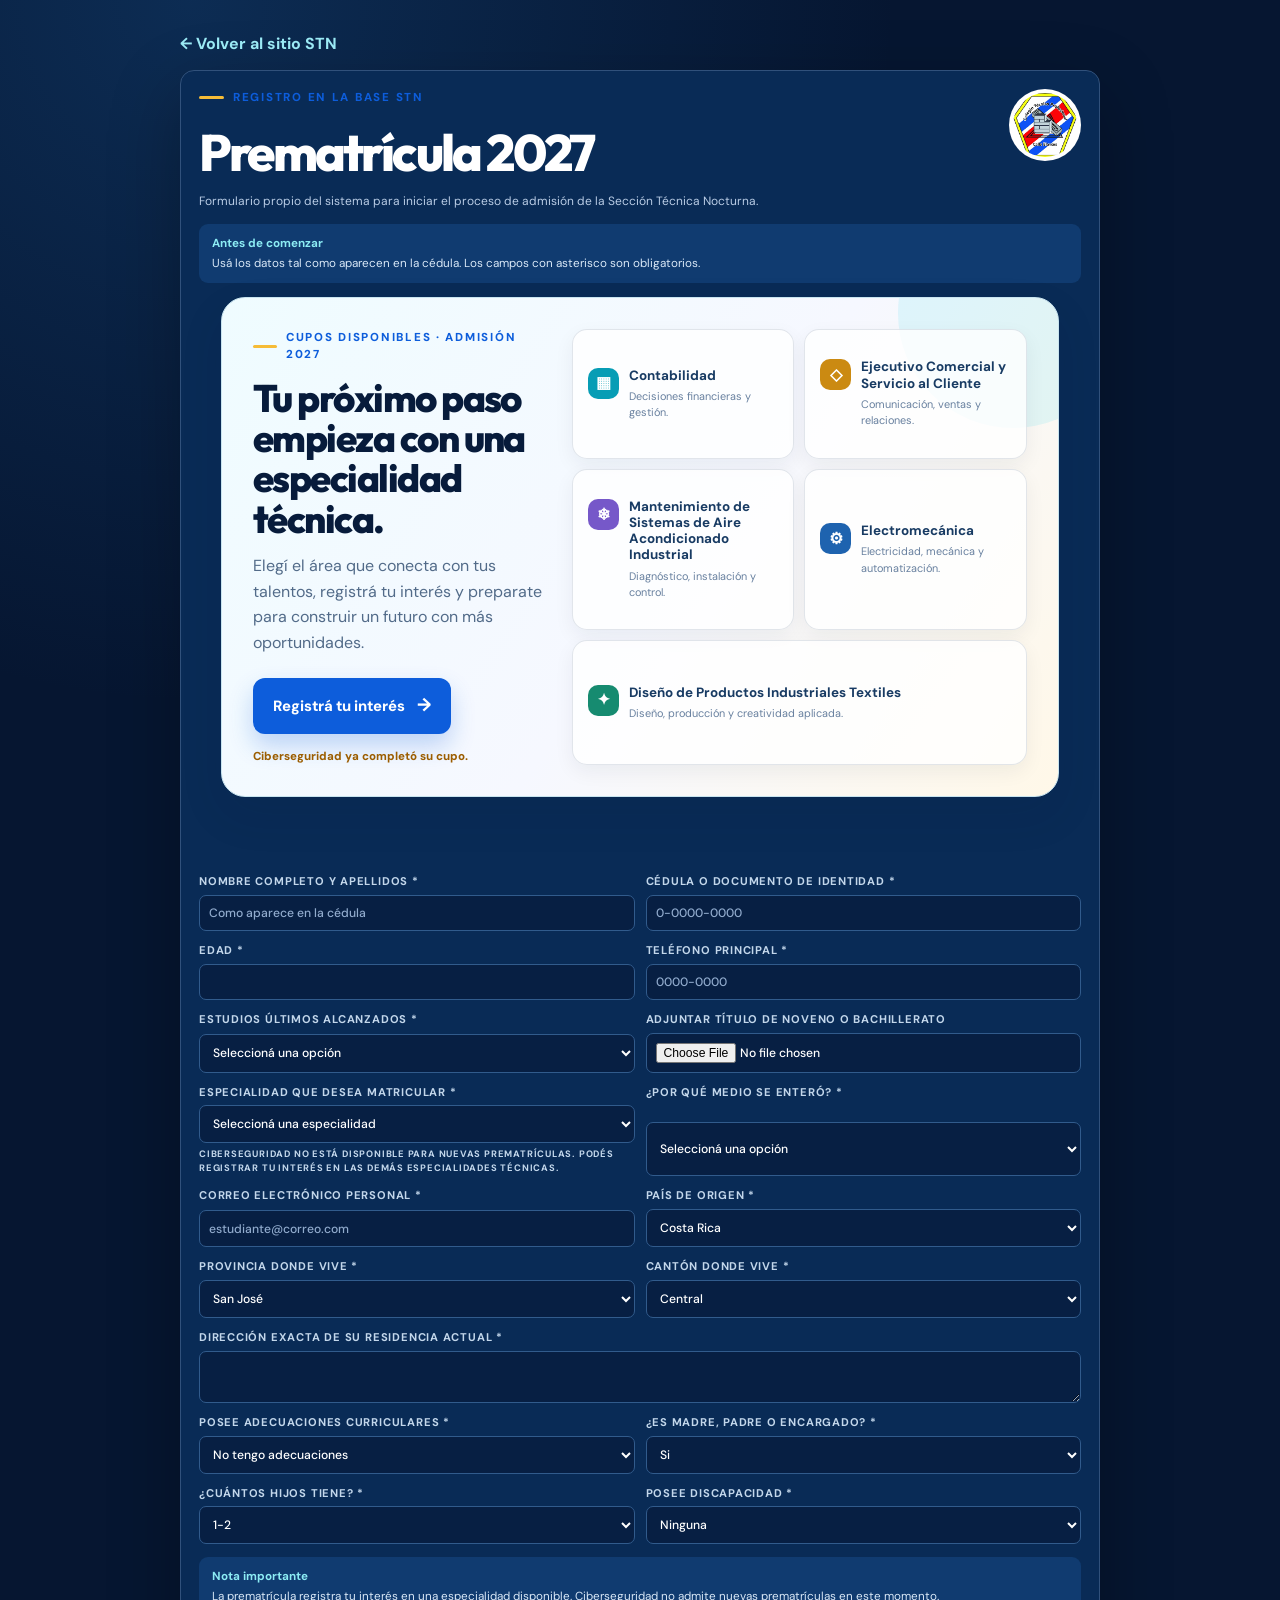
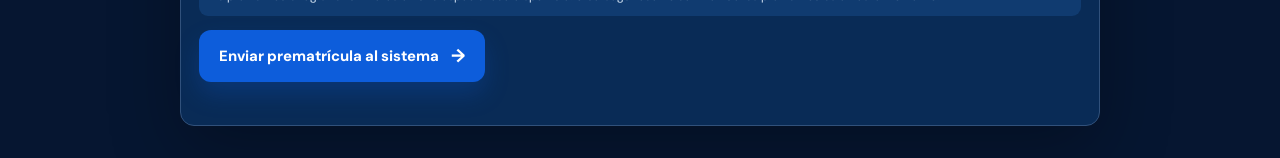
<file: prematricula.html>
<!doctype html>
<html lang="es">
<head>
  <meta charset="utf-8">
  <meta name="viewport" content="width=device-width, initial-scale=1">
  <meta name="theme-color" content="#071b3b">
  <meta name="description" content="Formulario de prematrícula 2027 de la Sección Técnica Nocturna del CTP Calle Blancos.">
  <title>Prematrícula 2027 · STN CTP Calle Blancos</title>
  <link rel="preconnect" href="https://fonts.googleapis.com">
  <link rel="preconnect" href="https://fonts.gstatic.com" crossorigin>
  <link href="https://fonts.googleapis.com/css2?family=DM+Sans:wght@400;500;600;700&family=Outfit:wght@500;600;700;800&display=swap" rel="stylesheet">
  <link rel="stylesheet" href="styles.css?v=20261031-cupos-marketing">
</head>
<body class="prematricula-page">
  <main class="prematricula-shell">
    <a class="prematricula-back" href="index.html">← Volver al sitio STN</a>
    <section class="native-prematricula-panel">
      <div class="native-prematricula-head">
        <div>
          <span class="eyebrow"><span></span> Registro en la base STN</span>
          <h1>Prematrícula 2027</h1>
          <p>Formulario propio del sistema para iniciar el proceso de admisión de la Sección Técnica Nocturna.</p>
        </div>
        <img class="prematricula-crest" src="assets/escudo-ctp.png" alt="Escudo del CTP Calle Blancos">
      </div>
      <div class="native-form-notice"><b>Antes de comenzar</b><span>Usá los datos tal como aparecen en la cédula. Los campos con asterisco son obligatorios.</span></div>
      <section class="availability-promo section-wrap" id="especialidades-disponibles" aria-labelledby="available-title">
  <div class="availability-promo-copy">
    <p class="eyebrow"><span></span> Cupos disponibles · Admisión 2027</p>
    <h2 id="available-title">Tu próximo paso empieza con una especialidad técnica.</h2>
    <p>Elegí el área que conecta con tus talentos, registrá tu interés y preparate para construir un futuro con más oportunidades.</p>
    <div class="availability-actions"><a class="btn btn-primary" href="#public-prematricula-form">Registrá tu interés <span>→</span></a><span class="availability-caption">Ciberseguridad ya completó su cupo.</span></div>
  </div>
  <div class="availability-grid" aria-label="Especialidades con cupos disponibles">
    <article class="availability-card availability-card-cyan"><span class="availability-mark">▦</span><b>Contabilidad</b><small>Decisiones financieras y gestión.</small></article>
    <article class="availability-card availability-card-gold"><span class="availability-mark">◇</span><b>Ejecutivo Comercial y Servicio al Cliente</b><small>Comunicación, ventas y relaciones.</small></article>
    <article class="availability-card availability-card-violet"><span class="availability-mark">❄</span><b>Mantenimiento de Sistemas de Aire Acondicionado Industrial</b><small>Diagnóstico, instalación y control.</small></article>
    <article class="availability-card availability-card-blue"><span class="availability-mark">⚙</span><b>Electromecánica</b><small>Electricidad, mecánica y automatización.</small></article>
    <article class="availability-card availability-card-green"><span class="availability-mark">✦</span><b>Diseño de Productos Industriales Textiles</b><small>Diseño, producción y creatividad aplicada.</small></article>
  </div>
</section>


      <form id="public-prematricula-form" class="native-prematricula-form">
        <label>Nombre completo y apellidos *<input name="name" required placeholder="Como aparece en la cédula"></label>
        <label>Cédula o documento de identidad *<input name="identification" required placeholder="0-0000-0000"></label>
        <label>Edad *<input name="age" type="number" min="14" max="99" required></label>
        <label>Teléfono principal *<input name="phone" required placeholder="0000-0000"></label>
        <label>Estudios últimos alcanzados *<select name="education" required><option value="">Seleccioná una opción</option><option>Noveno año de Secundaria</option><option>Bachiller de Secundaria</option><option>Graduado de Técnico Medio</option><option>Diplomado Universitario</option><option>Bachiller Universitario</option><option>Licenciado(a)</option></select></label>
        <label>Adjuntar título de noveno o bachillerato<input name="titleFile" type="file" accept=".pdf,image/*"></label>
        <label>Especialidad que desea matricular *<select name="specialty" required><option value="">Seleccioná una especialidad</option><option disabled>Ciberseguridad — no disponible para prematrícula</option><option>Electromecánica</option><option>Mantenimiento de Sistemas de Aire Acondicionado Industrial</option><option>Diseño de Productos Industriales Textiles</option><option>Ejecutivo Comercial y Servicio al Cliente</option><option>Contabilidad</option></select><small class="specialty-availability-note">Ciberseguridad no está disponible para nuevas prematrículas. Podés registrar tu interés en las demás especialidades técnicas.</small></label>
        <label>¿Por qué medio se enteró? *<select name="source" required><option value="">Seleccioná una opción</option><option>Open House</option><option>Página Facebook de la Sección Técnica Nocturna</option><option>Redes sociales</option><option>Amigos o conocidos</option></select></label>
        <label>Correo electrónico personal *<input name="email" type="email" required placeholder="estudiante@correo.com"></label>
        <label>País de origen *<select name="country" required><option>Costa Rica</option><option>Nicaragua</option><option>Venezuela</option><option>Colombia</option><option>Otro</option></select></label>
        <label>Provincia donde vive *<select name="province" required><option>San José</option><option>Heredia</option><option>Alajuela</option><option>Cartago</option></select></label>
        <label>Cantón donde vive *<select name="canton" required><option>Central</option><option>San José</option><option>Escazú</option><option>Desamparados</option><option>Goicoechea</option><option>Alajuelita</option><option>Vásquez de Coronado</option><option>Tibás</option><option>Moravia</option><option>Montes de Oca</option><option>Curridabat</option><option>Otro</option></select></label>
        <label class="full-field">Dirección exacta de su residencia actual *<textarea name="address" rows="2" required></textarea></label>
        <label>Posee adecuaciones curriculares *<select name="accommodations" required><option>No tengo adecuaciones</option><option>Adecuaciones de acceso</option><option>Adecuaciones no significativas</option><option>Adecuaciones significativas</option></select></label>
        <label>¿Es madre, padre o encargado? *<select name="guardian" required><option>Si</option><option>No</option></select></label>
        <label>¿Cuántos hijos tiene? *<select name="children" required><option>1-2</option><option>3-4</option><option>Más de 4</option><option>No tengo hijos</option></select></label>
        <label>Posee discapacidad *<select name="disability" required><option>Ninguna</option><option>Sensorial visual</option><option>Sensorial auditiva</option><option>Motriz</option><option>Otra</option></select></label>
        <div class="native-prematricula-footer full-field"><b>Nota importante</b><span>La prematrícula registra tu interés en una especialidad disponible. Ciberseguridad no admite nuevas prematrículas en este momento.</span></div>
        <button class="btn btn-primary full-field" type="submit">Enviar prematrícula al sistema <span>→</span></button>
        <p class="form-message full-field" id="public-prematricula-message" role="status"></p>
      </form>
    </section>
  </main>
  <script src="prematricula.js?v=20261031-cupos-marketing"></script>
</body>
</html>
</file>
<file: styles.css>
:root{--ink:#071b3b;--ink-2:#0d2e63;--blue:#0d5ddb;--cyan:#18d2ed;--gold:#f6bc37;--paper:#f5f8ff;--text:#14264a;--muted:#66799c;--white:#fff;--line:#dce5f5;--shadow:0 22px 60px rgba(7,27,59,.14)}*{box-sizing:border-box}html{scroll-behavior:smooth}body{margin:0;background:var(--paper);color:var(--text);font-family:"DM Sans",sans-serif;font-size:16px;line-height:1.5;overflow-x:hidden}.ambient{position:absolute;border-radius:999px;filter:blur(80px);z-index:-1;opacity:.24}.ambient-one{width:500px;height:500px;background:#18d2ed;top:430px;right:-260px}.ambient-two{width:470px;height:470px;background:#f6bc37;top:1600px;left:-310px}.section-wrap{width:min(1160px,calc(100% - 44px));margin-inline:auto}.site-header{height:84px;width:min(1240px,calc(100% - 32px));display:flex;align-items:center;justify-content:space-between;margin:auto}.brand{display:flex;align-items:center;gap:11px;text-decoration:none;color:var(--ink)}.brand img{width:52px;height:52px;border-radius:50%;object-fit:cover}.brand span{display:grid;line-height:1}.brand b{font-family:Outfit;font-size:1.4rem;letter-spacing:.08em}.brand small{color:var(--muted);font-size:.7rem;margin-top:5px}.main-nav{display:flex;align-items:center;gap:25px}.main-nav a{font-size:.88rem;font-weight:700;color:#365074;text-decoration:none}.main-nav a:hover{color:var(--blue)}.main-nav .nav-lock{padding:10px 16px;background:#e8f0ff;border-radius:10px;color:var(--blue)}.menu-toggle{display:none;border:0;background:#e8f0ff;color:var(--ink);font-size:1.35rem;border-radius:10px;padding:6px 10px}.hero{min-height:575px;display:grid;grid-template-columns:1.08fr .92fr;align-items:center;gap:60px;padding:48px 0 64px}.eyebrow{display:flex;align-items:center;gap:9px;text-transform:uppercase;color:var(--blue);font-size:.72rem;font-weight:800;letter-spacing:.15em;margin:0 0 14px}.eyebrow span{display:inline-block;width:25px;height:3px;border-radius:5px;background:var(--gold)}h1,h2,h3{font-family:Outfit,sans-serif;line-height:1.03;margin:0;color:var(--ink)}h1{font-size:clamp(3rem,5.6vw,5.35rem);letter-spacing:-.055em;max-width:720px}h1 em{display:block;color:var(--blue);font-style:normal}.hero-text{max-width:525px;font-size:1.13rem;line-height:1.6;color:#546783;margin:23px 0 29px}.hero-actions{display:flex;flex-wrap:wrap;gap:12px}.btn{border:0;border-radius:12px;font-family:inherit;font-weight:800;font-size:.93rem;padding:14px 20px;text-decoration:none;display:inline-flex;align-items:center;justify-content:center;gap:12px;cursor:pointer;transition:.2s}.btn:hover{transform:translateY(-2px)}.btn-primary{background:var(--blue);color:white;box-shadow:0 12px 25px rgba(13,93,219,.24)}.btn-primary span{font-size:1.15rem}.btn-ghost{background:white;color:var(--ink);box-shadow:inset 0 0 0 1px #cdd8ea}.hero-proof{display:flex;align-items:center;gap:12px;margin-top:34px}.proof-icon{width:38px;height:38px;display:grid;place-items:center;border-radius:12px;background:#e4f8fb;color:#0089a5;font-weight:800}.hero-proof b,.hero-proof span{display:block}.hero-proof b{font-size:.9rem}.hero-proof span{font-size:.78rem;color:var(--muted)}.hero-art{min-height:430px;padding:28px;position:relative;display:grid;place-items:center;isolation:isolate;overflow:visible;background:transparent;border:0;border-radius:0;box-shadow:none}.hero-art:after{display:none}.hero-logo{display:block;width:92%;height:92%;max-width:none;max-height:none;object-fit:contain;border-radius:50%;filter:none;z-index:1}.hero-logo-frame{width:min(330px,calc(100vw - 92px));aspect-ratio:1/1;padding:0;display:grid;place-items:center;background:transparent;border:0;border-radius:50%;box-shadow:none;overflow:hidden;position:relative;z-index:1}.orbit{position:absolute;border:1px solid #5fd3ed;border-radius:50%;z-index:-1}.orbit-a{width:390px;height:390px}.orbit-b{width:450px;height:270px;border-color:#f6bc37;transform:rotate(-34deg)}.hero-badge{position:absolute;bottom:7%;right:3%;padding:13px 16px;background:white;border-radius:12px;box-shadow:var(--shadow);display:grid;line-height:1.1;z-index:2}.hero-badge span{color:var(--gold);font-family:Outfit;font-weight:800;font-size:1.1rem}.hero-badge b{font-size:.86rem;margin:4px 0}.hero-badge small{font-size:.7rem;color:var(--muted)}.notice{display:flex;align-items:center;gap:16px;padding:16px 22px;border:1px solid #cfe1ff;background:#e9f3ff;border-radius:14px;margin-bottom:110px}.notice-icon{font-size:1.2rem;color:var(--gold)}.notice p{flex:1;margin:0;font-size:.92rem;color:#3e587d}.notice a{color:var(--blue);font-weight:800;text-decoration:none;font-size:.88rem;white-space:nowrap}.split-feature{display:grid;grid-template-columns:.78fr 1.22fr;gap:80px;align-items:start;margin-bottom:120px}.poster-wrap{position:sticky;top:24px;padding:13px;background:white;border-radius:26px;box-shadow:var(--shadow);transform:rotate(-1.5deg)}.poster-wrap img{display:block;width:100%;border-radius:16px}.timeline-copy h2,.section-heading h2,.agenda-intro h2,.community-copy h2,.teacher-copy h2{font-size:clamp(2.1rem,4vw,3.55rem);letter-spacing:-.045em}.timeline{margin-top:32px;display:grid;gap:3px}.timeline article{display:grid;grid-template-columns:52px 1fr;gap:16px;padding:13px 0;border-bottom:1px solid var(--line)}.timeline i{width:39px;height:39px;display:grid;place-items:center;border-radius:50%;background:#e8f1ff;color:var(--blue);font-style:normal;font-family:Outfit;font-weight:800;font-size:.78rem}.timeline small{font-size:.76rem;font-weight:800;color:var(--blue)}.timeline h3{font-size:1.23rem;margin-top:2px}.timeline p{margin:4px 0 0;color:var(--muted);font-size:.88rem}.offer-section{background:var(--ink);padding:105px 0;color:white}.offer-section h2{color:white}.section-heading{display:flex;justify-content:space-between;align-items:end;gap:30px;margin-bottom:35px}.section-heading>p{font-size:.86rem;color:#aebfda;margin:0}.program-grid{display:grid;grid-template-columns:repeat(3,1fr);gap:15px}.program-card{min-height:262px;border:1px solid rgba(182,214,255,.18);background:rgba(19,53,102,.7);border-radius:18px;padding:24px;display:flex;flex-direction:column;align-items:flex-start;transition:.25s}.program-card:hover{transform:translateY(-5px);background:#173d76}.program-card.featured{background:linear-gradient(155deg,#1268e6,#093478)}.program-icon{width:43px;height:43px;display:grid;place-items:center;background:rgba(255,255,255,.13);border-radius:12px;color:#76eaf9;font-family:Outfit;font-size:1.35rem;font-weight:800}.program-card small{color:#9fc4ff;font-size:.68rem;font-weight:800;letter-spacing:.07em;text-transform:uppercase;margin-top:18px}.program-card h3{color:white;font-size:1.48rem;margin-top:6px}.program-card p{color:#c2d0e6;font-size:.86rem;line-height:1.5;margin:9px 0 14px}.curriculum-trigger{background:none;border:0;color:#79e7fb;font-family:inherit;font-weight:800;padding:0;cursor:pointer;margin-top:auto;text-align:left}.curriculum-trigger span{margin-left:5px}.decision-card{grid-column:span 2;background:linear-gradient(110deg,#10294f,#064561)}.choice-tabs{display:flex;gap:7px;margin:14px 0 0}.choice{background:transparent;border:1px solid #42688c;border-radius:8px;color:#c6daf1;font-family:inherit;font-size:.75rem;font-weight:800;padding:8px 9px;cursor:pointer}.choice.active{background:#e2f9ff;color:#073867;border-color:#e2f9ff}.status-pill{display:inline-flex;margin-top:auto;background:rgba(246,188,55,.15);color:#ffd66d;font-size:.72rem;padding:5px 9px;border-radius:999px;font-weight:800}.transparency{border-left:3px solid var(--gold);padding:14px 17px;background:rgba(255,255,255,.07);color:#c6d5e9;font-size:.82rem;line-height:1.6;margin-top:21px}.transparency b{color:#ffdb78}.curriculum-strip{margin-top:27px;border:1px solid rgba(182,214,255,.18);background:#0c2a52;border-radius:16px;padding:11px 14px;display:flex;align-items:center;justify-content:space-between;gap:16px}.curriculum-strip>div{display:flex;align-items:center;gap:13px}.curriculum-strip img{width:80px;height:52px;object-fit:cover;object-position:left;border-radius:6px}.curriculum-strip p{font-size:.78rem;color:#bbcae0;margin:0}.curriculum-strip p b{color:white}.curriculum-strip .btn{white-space:nowrap}.agenda-section{display:grid;grid-template-columns:.85fr 1.15fr;gap:75px;padding:120px 0}.agenda-intro>p:not(.eyebrow){color:var(--muted);font-size:1rem;line-height:1.65;max-width:400px}.agenda-note{margin-top:28px;padding:13px;background:#e6faf4;border-radius:10px;color:#12684f;font-size:.83rem;font-weight:700}.agenda-note span{display:inline-grid;place-items:center;width:20px;height:20px;background:#26ba8d;color:white;border-radius:50%;margin-right:6px}.booking-panel{border-radius:22px;background:white;padding:27px;box-shadow:var(--shadow)}label{font-size:.76rem;text-transform:uppercase;letter-spacing:.07em;font-weight:800;color:#506684;display:grid;gap:7px}input,select,textarea{font:inherit;border:1px solid #ced8e9;border-radius:9px;background:#fbfdff;padding:11px 12px;color:var(--ink);outline-color:var(--blue)}.booking-top,.booking-person{display:grid;grid-template-columns:1fr 1fr;gap:13px}.booking-panel fieldset{border:0;padding:0;margin:23px 0 19px}.booking-panel legend{font-size:.76rem;text-transform:uppercase;letter-spacing:.07em;font-weight:800;color:#506684;margin-bottom:8px}.slots{display:grid;grid-template-columns:repeat(3,1fr);gap:8px}.slot{border:1px solid #d0dbee;background:white;border-radius:9px;padding:10px 5px;color:#315174;font-family:inherit;font-size:.82rem;font-weight:800;cursor:pointer}.slot:hover,.slot.selected{background:#e7f1ff;border-color:#1771dc;color:#0753ba}.slots-empty{grid-column:1/-1;margin:0;padding:14px;background:#f4f7fc;color:var(--muted);font-size:.83rem;border-radius:8px}.booking-person{margin-bottom:17px}.booking-submit{width:100%}.form-message{min-height:1.2em;text-align:center;margin:11px 0 0;font-size:.83rem;font-weight:700;color:#0c7653}.form-message.error{color:#b51d3b}.community-section{background:#e7f0ff;padding:104px 0}.community-grid{display:grid;grid-template-columns:.78fr 1.22fr;gap:68px;align-items:center}.community-copy>p:not(.eyebrow){color:#536987;line-height:1.7;max-width:370px}.community-copy .btn{margin-top:15px}.social-box{background:white;border-radius:21px;box-shadow:var(--shadow);overflow:hidden}.social-head{display:flex;gap:10px;align-items:center;padding:18px 21px;border-bottom:1px solid var(--line)}.mini-brand{width:38px;height:38px;display:grid;place-items:center;border-radius:50%;background:var(--ink);color:white;font-family:Outfit;font-weight:800}.social-head div:nth-child(2){display:grid;line-height:1.2}.social-head b{font-size:.87rem}.social-head small{font-size:.72rem;color:var(--muted);margin-top:3px}.live-dot{margin-left:auto;color:#18966e;font-size:.68rem;font-weight:800}.live-dot:before{content:"";display:inline-block;width:7px;height:7px;border-radius:50%;background:#25bd8f;margin-right:4px}.post-composer{padding:16px 21px 9px;border-bottom:1px solid var(--line)}.post-composer textarea{width:100%;height:72px;resize:none;font-size:.88rem}.post-composer div{display:flex;justify-content:space-between;align-items:center;margin-top:7px}.character-count{font-size:.7rem;color:var(--muted)}.post-composer .btn{font-size:.78rem;padding:9px 14px}.feed{max-height:430px;overflow:auto;padding:0 21px}.post{padding:16px 0;border-bottom:1px solid var(--line)}.post:last-child{border:0}.post-meta{display:flex;align-items:center;gap:9px}.avatar{width:31px;height:31px;display:grid;place-items:center;border-radius:50%;background:#dceaff;color:#0c5bc5;font-size:.75rem;font-weight:800}.post-meta div{display:grid;line-height:1.2}.post-meta b{font-size:.79rem}.post-meta small{font-size:.67rem;color:var(--muted)}.post-body{font-size:.87rem;color:#324c70;margin:9px 0}.post-actions{display:flex;gap:15px}.post-actions button{border:0;background:none;padding:0;color:#667b9d;font-family:inherit;font-size:.74rem;font-weight:700;cursor:pointer}.post-actions button.liked{color:#0d5ddb}.teacher-section{padding:120px 0 50px;display:grid;grid-template-columns:.77fr 1.23fr;gap:70px}.teacher-copy>p:not(.eyebrow){color:var(--muted);line-height:1.7;max-width:380px}.teams-link{display:inline-block;text-decoration:none;color:#3c47a6;font-weight:800;margin-top:18px}.teacher-access{border-radius:21px;background:var(--ink);padding:29px;color:white;box-shadow:var(--shadow)}#teacher-login{max-width:360px;margin:auto;text-align:center}.lock-mark{display:grid;place-items:center;width:47px;height:47px;margin:0 auto 12px;border-radius:14px;background:#154480;color:#80eafa;font-size:1.5rem}.teacher-access h3{color:white;font-size:1.6rem}.teacher-access p{color:#a6bddb;font-size:.85rem}.teacher-access label{text-align:left;color:#b7c8e2;margin:20px 0 16px}.teacher-access input{background:#0b2955;border-color:#315685;color:white}.teacher-access .btn{width:100%}.hidden{display:none}.dashboard-head{display:flex;justify-content:space-between;align-items:center;margin-bottom:19px}.dashboard-head div{display:grid;grid-template-columns:auto 1fr;column-gap:8px;line-height:1.2}.dashboard-head b{font-size:.92rem}.dashboard-head small{grid-column:2;color:#a4bad7;font-size:.7rem}.online-indicator{width:8px;height:8px;border-radius:50%;background:#21c494;margin-top:4px}.text-button{border:0;background:transparent;color:#81e5f6;font-family:inherit;font-weight:700;cursor:pointer}.dashboard-stats{display:grid;grid-template-columns:repeat(3,1fr);gap:9px}.dashboard-stats div{padding:14px;background:#0d315f;border-radius:10px;display:grid}.dashboard-stats b{font-family:Outfit;font-size:1.6rem;color:#83eaf5}.dashboard-stats span{font-size:.66rem;color:#b6c9e1}.dashboard-actions{display:flex;gap:10px;margin:17px 0}.dashboard-actions button,.upload-label{flex:1;border:1px solid #3c6090;background:#17437c;color:white;border-radius:8px;padding:10px;text-align:center;font-family:inherit;font-size:.77rem;font-weight:800;cursor:pointer}.upload-label{background:#0b315f;border-color:#48749f}.student-table-wrap{border:1px solid #31517b;border-radius:10px;overflow:auto}table{border-collapse:collapse;width:100%;font-size:.75rem}th,td{text-align:left;padding:10px;border-bottom:1px solid #31517b}th{color:#9fd8fa;font-size:.66rem;text-transform:uppercase;letter-spacing:.07em}td{color:#d3e0f2}.empty-row td{text-align:center;color:#a4bad7}.documents-list{margin-top:12px;font-size:.75rem;color:#bdd0e8}.documents-list p{margin:0}.document-item{display:flex;justify-content:space-between;padding:7px 0;border-bottom:1px solid #31517b}.security-note{grid-column:2;margin:0;color:#866116;font-size:.76rem;line-height:1.5;background:#fff4d9;border-left:3px solid var(--gold);padding:11px 13px}footer{background:#06142c;color:#b4c6df;padding:32px max(22px,calc((100% - 1160px)/2));display:flex;align-items:center;justify-content:space-between;gap:18px;font-size:.78rem}footer a{color:#7eeaf7;text-decoration:none;margin-left:13px}.footer-brand{display:flex;align-items:center;gap:10px}.footer-brand img{width:42px;height:42px;border-radius:50%;object-fit:cover}.footer-brand div{display:grid;line-height:1.2}.footer-brand b{color:white}.footer-brand span{font-size:.68rem}dialog{width:min(860px,calc(100% - 32px));border:0;padding:18px;border-radius:18px;background:white;box-shadow:0 30px 90px rgba(0,0,0,.38)}dialog::backdrop{background:rgba(3,16,40,.8);backdrop-filter:blur(4px)}dialog img{width:100%;max-height:75vh;object-fit:contain}dialog p{color:var(--muted);font-size:.8rem;margin:9px 0 0}.dialog-close{position:absolute;top:7px;right:8px;border:0;border-radius:50%;background:var(--ink);color:white;font-size:1.5rem;width:33px;height:33px;cursor:pointer}
@media(max-width:850px){.site-header{height:74px}.menu-toggle{display:block}.main-nav{display:none;position:absolute;z-index:10;top:70px;right:16px;width:220px;padding:15px;background:white;border-radius:13px;box-shadow:var(--shadow);align-items:stretch;gap:3px}.main-nav.open{display:flex;flex-direction:column}.main-nav a{padding:9px}.hero{grid-template-columns:1fr;padding-top:40px;gap:20px}.hero-art{min-height:300px;padding:10px 0;order:-1;overflow:visible}.hero-art:after{display:none}.hero-logo-frame{width:min(240px,70vw);padding:8px}.hero-logo{width:100%;height:100%;max-height:none}.orbit-a{width:290px;height:290px}.orbit-b{width:330px;height:190px}.hero-badge{right:8%;bottom:2%}.notice{margin-bottom:73px}.split-feature,.agenda-section,.community-grid,.teacher-section{grid-template-columns:1fr;gap:40px}.poster-wrap{position:static;width:min(390px,85%);margin:auto}.section-heading{align-items:start;flex-direction:column}.program-grid{grid-template-columns:1fr 1fr}.decision-card{grid-column:span 2}.agenda-section{padding:80px 0}.community-section{padding:75px 0}.teacher-section{padding:80px 0 35px}.security-note{grid-column:auto}.teacher-copy{max-width:540px}footer{flex-wrap:wrap;justify-content:flex-start}}
@media(max-width:540px){.section-wrap{width:min(100% - 28px,1160px)}.hero{min-height:auto;padding-bottom:52px}.hero-art{min-height:260px;padding:8px 0;overflow:visible}.hero-art:after{display:none}.hero-logo{width:min(220px,66vw);height:auto;max-height:none}.orbit-a{width:240px;height:240px}.orbit-b{width:290px;height:160px}.hero-badge{transform:scale(.84);transform-origin:bottom right}.notice{align-items:flex-start;flex-wrap:wrap;padding:15px}.notice p{flex-basis:80%}.notice a{margin-left:37px}.split-feature{margin-bottom:75px}.offer-section{padding:73px 0}.program-grid{grid-template-columns:1fr}.decision-card{grid-column:auto}.program-card{min-height:220px}.curriculum-strip{align-items:flex-start;flex-direction:column}.curriculum-strip .btn{width:100%}.booking-top,.booking-person{grid-template-columns:1fr}.slots{grid-template-columns:repeat(2,1fr)}.booking-panel{padding:19px}.social-box{margin-inline:-2px}.teacher-access{padding:20px}.dashboard-stats{gap:5px}.dashboard-stats div{padding:10px}.dashboard-actions{flex-direction:column}.community-section{padding:65px 0}footer{padding:27px 14px;gap:12px}footer p{width:100%;margin:0}.footer-brand{width:100%}footer div:last-child a{margin:0 16px 0 0}}
/* STN interactive upgrade */
.news-ticker{height:38px;display:flex;align-items:center;justify-content:center;gap:16px;background:#071b3b;color:#cce4ff;overflow:hidden;font-size:.76rem;letter-spacing:.04em}.news-ticker span{color:#f6bc37;font-weight:800;white-space:nowrap}.news-ticker strong{white-space:nowrap;animation:ticker-slide 18s linear infinite}.brand img{object-fit:cover;border-radius:9px;box-shadow:0 5px 15px rgba(7,27,59,.18)}.hero-logo{animation:logo-float 5s ease-in-out infinite}.timeline article.completed{opacity:.58}.timeline article.completed i{background:#c9f3e6;color:#0b8b68}.timeline article.completed h3{text-decoration:line-through;text-decoration-color:#29b68b}.timeline article.completed:after{content:'Cumplido';justify-self:end;align-self:center;background:#dff8ef;color:#0b8b68;border-radius:999px;padding:4px 8px;font-size:.66rem;font-weight:800}.specialty-logo{width:31px;height:31px;display:block}.choice{display:flex;align-items:center;gap:7px;text-align:left}.choice img{width:21px;height:21px;flex:0 0 auto}.teacher-booking-card{display:flex;flex-direction:column;align-items:flex-start;justify-content:center;min-height:260px;border:1px solid #cfe1ff;background:linear-gradient(145deg,#fff,#edf5ff)}.teacher-booking-card h3{font-size:1.65rem;margin:10px 0 7px}.teacher-booking-card p{color:var(--muted);max-width:410px;margin:0 0 21px}.teacher-booking-icon{width:54px;height:54px;border-radius:16px;background:#e6f7fb;color:#0787a0;display:grid;place-items:center;font-size:1.7rem}.teacher-agenda{margin:18px 0 20px;padding:18px;border:1px solid #31517b;border-radius:14px;background:#09254b}.agenda-heading{display:flex;align-items:center;justify-content:space-between;gap:14px;margin-bottom:16px}.agenda-heading h3{color:white;font-size:1.27rem}.agenda-heading .eyebrow{margin:0 0 5px;font-size:.61rem}.specialty-tabs{display:flex;flex-wrap:wrap;gap:7px;margin:20px 0;padding:10px;border-radius:12px;background:#09254b}.specialty-tab{border:1px solid #31517b;background:#0b315f;color:#b9cce5;border-radius:8px;padding:8px 10px;font:700 .7rem "DM Sans",sans-serif;cursor:pointer}.specialty-tab.active,.specialty-tab:hover{background:#daf8ff;color:#06376b;border-color:#72e8f5}.teacher-agenda .booking-top{grid-template-columns:1.5fr 1.3fr 1fr 1fr;gap:9px}.teacher-agenda label{color:#b7cce5}.teacher-agenda input,.teacher-agenda select{background:#0b315f;border-color:#315b8c;color:white;font-size:.82rem}.teacher-appointments{margin-top:19px}.teacher-appointments h3{color:#9fd8fa;font-size:.84rem;text-transform:uppercase;letter-spacing:.08em;margin:0 0 8px}.appointment-row{display:flex;justify-content:space-between;gap:10px;padding:9px 0;border-bottom:1px solid #31517b;font-size:.78rem}.appointment-row div{display:grid}.appointment-row small{color:#9db3d0;font-size:.68rem}.appointment-row strong{color:#f6d878;align-self:center;font-size:.7rem;text-align:right}.dashboard-stats{grid-template-columns:repeat(4,1fr)}@keyframes ticker-slide{0%{transform:translateX(10%)}50%{transform:translateX(-10%)}100%{transform:translateX(10%)}}@keyframes logo-float{0%,100%{transform:translateY(0)}50%{transform:translateY(-8px)}}
@media(max-width:850px){.teacher-agenda .booking-top{grid-template-columns:1fr 1fr}.dashboard-stats{grid-template-columns:repeat(4,1fr)}}
@media(max-width:540px){.news-ticker{justify-content:flex-start;padding-left:14px;font-size:.65rem}.news-ticker strong{animation:none}.teacher-agenda .booking-top{grid-template-columns:1fr}.dashboard-stats{grid-template-columns:repeat(2,1fr)}.timeline article.completed:after{display:none}.specialty-tabs{max-height:155px;overflow:auto}.appointment-row{flex-direction:column}.appointment-row strong{text-align:left}.choice{font-size:.69rem}}
.marketing-video{display:grid;grid-template-columns:1fr 1fr;align-items:center;gap:30px;margin-bottom:90px;padding:24px;border-radius:22px;background:linear-gradient(120deg,#091e43,#0d5ddb);color:white;box-shadow:0 18px 50px rgba(7,27,59,.2)}.marketing-video h2{color:white;font-size:clamp(1.8rem,3vw,2.6rem);letter-spacing:-.04em}.marketing-video-copy>p:not(.eyebrow){color:#c8dcfa;margin:10px 0 0;max-width:500px}.video-card{min-height:145px;border:1px solid rgba(255,255,255,.2);border-radius:16px;background:linear-gradient(135deg,rgba(10,25,60,.9),rgba(14,112,177,.7));display:flex;align-items:center;justify-content:center;gap:16px;color:white;text-decoration:none;transition:.25s}.video-card:hover{transform:translateY(-4px);background:linear-gradient(135deg,#092052,#08a6c4)}.video-card span:last-child{display:grid;gap:4px}.video-card b{font-size:1rem}.video-card small{color:#cce8ff;font-size:.75rem}.play-button{display:grid;place-items:center;width:58px;height:58px;border-radius:50%;background:#f6bc37;color:#071b3b;padding-left:3px;font-size:1.35rem;box-shadow:0 0 0 7px rgba(246,188,55,.18)}.curriculum-trigger.unavailable{color:#ffd778;text-align:left}.hero-badge{display:none}.footer-brand img{object-fit:contain;background:white;border-radius:8px;padding:2px}
@media(max-width:700px){.marketing-video{grid-template-columns:1fr;margin-bottom:65px;padding:20px}.video-card{min-height:120px}}
.btn-whatsapp{background:#18b978;color:white;box-shadow:0 12px 25px rgba(24,185,120,.24)}
.share-control{position:relative}.share-menu{position:absolute;z-index:20;top:calc(100% + 8px);left:0;min-width:205px;padding:7px;border:1px solid #d2e0f2;border-radius:11px;background:white;box-shadow:0 14px 32px rgba(7,27,59,.18);display:grid;gap:3px}.share-menu.hidden{display:none}.share-menu a,.share-menu button{width:100%;border:0;border-radius:7px;padding:9px 10px;background:transparent;color:#173965;font:700 .74rem "DM Sans",sans-serif;text-align:left;text-decoration:none;cursor:pointer}.share-menu a:hover,.share-menu button:hover{background:#e9f3ff;color:#0d5ddb}
.teacher-agenda .booking-person{grid-template-columns:repeat(2,1fr)}.confirmation-link{display:inline-block;margin-left:5px;color:#81e5f6;font-weight:800;text-decoration:underline}
.general-data-button{margin-top:18px}.general-dashboard-head{display:flex;align-items:end;justify-content:space-between;gap:15px;grid-column:1/-1}.general-dashboard-head h3{color:white;font-size:1.45rem;margin:5px 0}.general-dashboard-head p{margin:0;color:#b9cce5;font-size:.75rem}.database-summary-cards{grid-column:1/-1;display:grid;grid-template-columns:repeat(3,1fr);gap:9px}.database-summary-cards>div{padding:11px;background:#0d376a;border-radius:9px;display:grid}.database-summary-cards b{font:800 1.4rem Outfit;color:#83eaf5}.database-summary-cards span{font-size:.68rem;color:#c3d8f0}.specialty-metrics{grid-column:1/-1;display:grid;grid-template-columns:repeat(3,1fr);gap:8px}.metric-card{border:1px solid #315b8c;border-radius:9px;padding:10px;text-align:left;background:#0b315f;color:#d7e9fa;cursor:pointer;display:grid}.metric-card b{font:800 1.25rem Outfit;color:#83eaf5}.metric-card span{font-size:.68rem}.metric-card.active,.metric-card:hover{background:#daf8ff;color:#06376b;border-color:#72e8f5}.duplicate-list{grid-column:1/-1;padding:10px;border:1px solid #6a4050;border-radius:9px;background:#291e35}.duplicate-list h4{margin:0 0 7px;color:#ffd4df;font-size:.78rem}.duplicate-list p{margin:0;color:#c8bad0;font-size:.73rem}.duplicate-chip{display:inline-block;margin:3px 5px 0 0;padding:5px 7px;border-radius:999px;background:#5d2b43;color:#ffd0df;font-size:.65rem;font-weight:700}.database-source{grid-column:1/-1;color:#a9c3df;font-size:.7rem;margin:0}.community-registration{display:grid;grid-template-columns:1fr 1fr;gap:9px;margin-bottom:10px}.community-registration label{font-size:.68rem}.community-registration input{padding:9px;font-size:.8rem}.post-reply{display:grid;gap:2px;margin:8px 0 0 40px;padding:8px 10px;border-left:3px solid #18b8ca;background:#effaff;color:#315174;font-size:.76rem}.post-reply b{font-size:.68rem;color:#0d5ddb}.post-actions button.ai-post{color:#0d8b78}.database-summary{grid-template-columns:1fr;gap:12px}.database-summary:has(.general-dashboard-head){grid-template-columns:1fr}
.teacher-agenda-end{margin-top:0;padding-bottom:70px}.teacher-portal-end{padding-top:70px;border-top:1px solid #dce5f5}.teacher-agenda-end+.teacher-portal-end{margin-top:0}.offer-section .program-card:nth-child(1) .program-icon{background:linear-gradient(145deg,#1d7cff,#14d8e8);box-shadow:0 0 0 1px #66eaff,0 10px 22px rgba(20,216,232,.25)}.offer-section .program-card:nth-child(2) .program-icon{background:linear-gradient(145deg,#6f42d9,#d56bff);box-shadow:0 0 0 1px #d99aff,0 10px 22px rgba(170,92,255,.25)}.offer-section .program-card:nth-child(3) .program-icon{background:linear-gradient(145deg,#f07a2b,#ffd15c);box-shadow:0 0 0 1px #ffe49a,0 10px 22px rgba(255,171,58,.25)}.offer-section .program-card:nth-child(4) .program-icon{background:linear-gradient(145deg,#05a68a,#6bf0c9);box-shadow:0 0 0 1px #9dffe4,0 10px 22px rgba(45,215,170,.25)}.offer-section .program-card:nth-child(5) .program-icon{background:linear-gradient(145deg,#e13855,#ff9b62);box-shadow:0 0 0 1px #ffc0a7,0 10px 22px rgba(255,88,94,.25)}.offer-section .program-card:nth-child(6) .program-icon{background:linear-gradient(145deg,#1575d1,#63b8ff);box-shadow:0 0 0 1px #a8ddff,0 10px 22px rgba(50,150,255,.25)}.offer-section .program-card .program-icon{width:58px;height:58px;border-radius:16px;padding:9px}.offer-section .program-card .specialty-logo{width:100%;height:100%;filter:drop-shadow(0 3px 4px rgba(0,0,0,.35))}
.teacher-section:has(#teacher-dashboard:not(.hidden)){grid-template-columns:1fr}.teacher-section:has(#teacher-dashboard:not(.hidden)) .teacher-copy,.teacher-section:has(#teacher-dashboard:not(.hidden)) .teacher-access{grid-column:1/-1}.teacher-section:has(#teacher-dashboard:not(.hidden)) .teacher-copy{max-width:820px}.teacher-section:has(#teacher-dashboard:not(.hidden)) .teacher-access{width:100%}
@media(max-width:700px){.database-summary-cards,.specialty-metrics{grid-template-columns:1fr 1fr}.general-dashboard-head{align-items:start;flex-direction:column}.community-registration{grid-template-columns:1fr}}

/* Vista de registros institucionales: cada estudiante se presenta como una ficha completa. */
.database-table-wrap{border-color:#2d5b8f;background:#08234a;box-shadow:0 10px 28px rgba(1,16,40,.18)}
.database-table{width:100%;min-width:980px;border-collapse:separate;border-spacing:0 8px;background:#08234a}
.database-table thead th{padding:12px;background:#123f77;color:#bce7ff;font-size:.68rem;letter-spacing:.07em;text-transform:uppercase;border-top:1px solid #2e5f92;border-bottom:1px solid #2e5f92;text-align:left}
.database-table thead th:first-child{border-left:1px solid #2e5f92;border-radius:10px 0 0 10px}.database-table thead th:last-child{border-right:1px solid #2e5f92;border-radius:0 10px 10px 0}
.database-table tbody tr{background:#123f77;box-shadow:0 0 0 1px #2d5b8f}
.database-table tbody td{padding:13px 12px;border-top:1px solid #2d5b8f;border-bottom:1px solid #2d5b8f;color:#e4f1ff;font-size:.78rem;vertical-align:top}
.database-table tbody td:first-child{border-left:1px solid #2d5b8f;border-radius:10px 0 0 10px}.database-table tbody td:last-child{border-right:1px solid #2d5b8f;border-radius:0 10px 10px 0}
.database-table tbody td:first-child b{display:block;color:#66e5f6;font:800 1.18rem/1.18 Outfit,sans-serif;max-width:280px}
.database-table tbody td:nth-child(2),.database-table tbody td:nth-child(3){color:#ecf6ff;font-weight:600}.database-table tbody td:nth-child(4) a{color:#54c6ff;text-decoration:underline}.database-table tbody td:nth-child(4) small{color:#b6d0ec}
.database-table details{margin-top:7px}.database-table summary{color:#8deaf4;font-size:.69rem;font-weight:700}.database-table details[open] summary{margin-bottom:6px}
.database-table dl{max-height:280px;overflow:auto;border:1px solid #214b7e;background:#092b57}.database-table dt{color:#a7c9e9}.database-table dd{color:#f0f7ff}
.table-action{min-width:70px}.table-delete{display:block;width:100%;margin-top:7px;border:1px solid #ff7190;background:#5b2440;color:#ffe2ea;border-radius:7px;padding:7px 10px;font:800 .7rem "DM Sans",sans-serif;cursor:pointer}.table-delete:hover{background:#7f2d50}
.database-table tbody tr.is-duplicate{background:#173d70}
.teacher-sender-email{display:block;margin:0 0 15px;color:#b7cce5}.teacher-sender-email input{display:block;width:min(420px,100%);margin-top:7px;background:#0b315f;border-color:#315b8c;color:white}.btn-send-confirmation{width:100%;margin-top:9px;background:#18b978;color:white}.btn-send-confirmation:disabled{opacity:.45;cursor:not-allowed}.database-summary{margin:16px 0;border:1px solid #31517b;border-radius:13px;background:#0a2a52;padding:14px;display:grid;grid-template-columns:repeat(3,1fr);gap:9px}.database-summary>div{padding:11px;background:#0d376a;border-radius:9px;display:grid}.database-summary>div b{font:800 1.35rem Outfit;color:#83eaf5}.database-summary>div span{font-size:.68rem;color:#c3d8f0}.database-summary>p{grid-column:1/-1;margin:3px 0 0;color:#b9cce5;font-size:.75rem}.database-table-wrap{grid-column:1/-1;overflow:auto;border:1px solid #31517b;border-radius:9px}.database-table{min-width:760px}.database-table td{vertical-align:top}.database-table td small{display:block;color:#9db3d0;margin-top:3px}.database-table details{margin-top:6px;font-size:.68rem}.database-table summary{color:#81e5f6;cursor:pointer}.database-table dl{display:grid;grid-template-columns:minmax(130px,1fr) 2fr;gap:3px 8px;margin:7px 0;padding:8px;background:#09254b;border-radius:7px}.database-table dt{color:#9db3d0}.database-table dd{margin:0;color:#d9e5f4}.table-action{border:1px solid #58d9e7;background:#0e4e82;color:#dffcff;border-radius:7px;padding:7px 10px;font:800 .7rem "DM Sans",sans-serif;cursor:pointer}.table-action:hover{background:#18b8ca}.duplicate-badge,.ok-badge{display:inline-block;padding:4px 7px;border-radius:999px;font-size:.62rem;font-weight:800}.new-status-badge{display:inline-block;background:#0b665d;color:#d5fff4;padding:4px 7px;border-radius:999px;font-size:.62rem;font-weight:800;white-space:nowrap}.record-timestamp{display:block;color:#55666d;font-size:.68rem;margin-top:5px;line-height:1.3}.duplicate-badge{background:#5d2b43;color:#ffd0df}.ok-badge{background:#164f4a;color:#9bf3d7}.is-duplicate{background:rgba(124,37,69,.12)}
@media(max-width:700px){.database-summary{grid-template-columns:1fr 1fr}.database-summary>div:last-of-type{grid-column:1/-1}.teacher-sender-email input{width:100%}}
.video-card{overflow:hidden;padding:0;min-height:0}.video-card video{display:block;width:100%;height:auto;max-height:300px;object-fit:cover;background:#06142c}
.assistant-widget{position:fixed;right:22px;bottom:22px;z-index:20;font-size:.86rem}.assistant-launch{border:0;border-radius:999px;background:linear-gradient(135deg,#0d5ddb,#14b8d4);color:white;padding:13px 18px;font:800 .82rem "DM Sans",sans-serif;box-shadow:0 13px 30px rgba(7,27,59,.25);cursor:pointer}.assistant-launch span{margin-left:5px}.assistant-panel{position:absolute;right:0;bottom:57px;width:min(360px,calc(100vw - 32px));background:white;border:1px solid #dce5f5;border-radius:18px;box-shadow:0 24px 65px rgba(7,27,59,.25);overflow:hidden}.assistant-head{display:flex;justify-content:space-between;align-items:center;padding:15px 16px;background:#071b3b;color:white}.assistant-head div{display:grid;line-height:1.2}.assistant-head small{font-size:.68rem;color:#b8d4f7;margin-top:4px}.assistant-head button{border:0;background:transparent;color:white;font-size:1.25rem;cursor:pointer}.assistant-messages{display:grid;gap:8px;padding:14px;max-height:230px;overflow:auto;background:#f5f8ff}.assistant-bubble{max-width:90%;padding:9px 11px;border-radius:12px 12px 12px 3px;background:white;color:#294466;box-shadow:0 2px 8px rgba(7,27,59,.08);font-size:.78rem}.assistant-bubble.user{justify-self:end;border-radius:12px 12px 3px 12px;background:#e2f1ff;color:#0753ba}.assistant-form{display:flex;gap:7px;padding:11px;border-top:1px solid #dce5f5}.assistant-form input{min-width:0;flex:1;padding:9px 10px;font-size:.8rem}.assistant-form button{width:36px;border:0;border-radius:9px;background:#0d5ddb;color:white;font-size:1.1rem;cursor:pointer}.assistant-wa{display:block;margin:0 11px 11px;padding:8px;text-align:center;border-radius:8px;background:#e8fff4;color:#087047;text-decoration:none;font-size:.72rem;font-weight:800}
@media(max-width:540px){.assistant-widget{right:12px;bottom:12px}.assistant-launch{padding:11px 14px}.assistant-launch span{display:none}.hero-actions .btn-whatsapp{display:inline-flex}}
/* Full-width teacher portal after login */
.teacher-section.teacher-portal-active{grid-template-columns:1fr}
.teacher-section.teacher-portal-active .teacher-copy,.teacher-section.teacher-portal-active .teacher-access{grid-column:1/-1}
.teacher-section.teacher-portal-active .teacher-copy{max-width:820px}
.teacher-section.teacher-portal-active .teacher-access{width:100%}
/* Acceso separado por departamento técnico */
.teacher-login-note{display:block;color:#a6bddb;font-size:.72rem;line-height:1.45;margin:8px 0 16px;text-align:left}
.teacher-access .teacher-department-label{display:grid;gap:7px;text-align:left;color:#b7c8e2;margin:20px 0 9px}
.teacher-entry-gate{text-align:center;max-width:430px;margin:auto;padding:12px 4px}.teacher-entry-gate .lock-mark{margin:0 auto 12px}.teacher-entry-gate h3{color:white;font-size:1.35rem;margin:0}.teacher-entry-gate p{margin:9px 0 16px}.teacher-entry-gate .btn{width:100%}.teacher-entry-gate small{display:block;color:#91abcd;font-size:.68rem;margin-top:12px}
.teacher-access select{background:#0b2955;border-color:#315685;color:white}
.teacher-access select:disabled{opacity:.75;cursor:not-allowed}
.specialty-tab.hidden{display:none}
.admin-password-panel{margin:0 0 18px;padding:18px;border:1px solid #31517b;border-radius:14px;background:#0a2a52}
.admin-password-head{display:flex;align-items:flex-start;justify-content:space-between;gap:18px;margin-bottom:14px}
.admin-password-head h3{color:white;font-size:1.15rem;margin:4px 0}
.admin-password-head p{margin:0;color:#b9cce5;font-size:.76rem}
.department-password-list{display:grid;gap:9px}
.department-password-row{display:grid;grid-template-columns:1fr auto;align-items:end;gap:10px;padding:9px 0;border-bottom:1px solid #31517b}
.department-password-row:last-child{border-bottom:0}
.department-password-row label{color:#b7cce5;font-size:.68rem}
.department-password-row input{width:min(300px,100%);background:#0b315f;border-color:#315b8c;color:white;font-size:.8rem}
.department-password-row .text-button{padding:10px 4px;white-space:nowrap}
.admin-password-panel .form-message{text-align:left;margin-top:12px}
.admin-password-toggle{display:block;width:100%;margin:0 0 10px;padding:10px 12px;border:1px solid #31517b;border-radius:10px;background:#0b315f;color:#bfe3fa;text-align:left;font:800 .72rem "DM Sans",sans-serif;cursor:pointer}.admin-password-toggle:hover{background:#164676;color:white}.admin-password-toggle[aria-expanded="true"]{border-color:#4f96bd;color:#e7fbff}
@media(max-width:540px){.admin-password-head{flex-direction:column;gap:8px}.department-password-row{grid-template-columns:1fr}.department-password-row .text-button{justify-self:start}}

/* Portal docente discreto para visitantes */
.teacher-section.teacher-locked{padding:38px 0 22px;display:grid;grid-template-columns:1fr auto;gap:18px;align-items:center}
.teacher-section.teacher-locked .teacher-copy{max-width:520px}
.teacher-section.teacher-locked .teacher-copy h2{font-size:1.45rem;letter-spacing:-.03em}
.teacher-section.teacher-locked .teacher-copy>p:not(.eyebrow),.teacher-section.teacher-locked .security-note{display:none}
.teacher-section.teacher-locked .teacher-copy .eyebrow{font-size:.62rem;margin-bottom:7px;color:#7386a4}
.teacher-section.teacher-locked .teacher-access{background:transparent;box-shadow:none;padding:0;border-radius:0}
.teacher-section.teacher-locked .teacher-entry-gate{display:flex;align-items:center;justify-content:flex-end;gap:9px;max-width:none;padding:0;text-align:right}
.teacher-section.teacher-locked .teacher-entry-gate .lock-mark{width:25px;height:25px;margin:0;border-radius:8px;font-size:.9rem}
.teacher-section.teacher-locked .teacher-entry-gate h3{color:#3d5578;font:700 .72rem "DM Sans",sans-serif;margin:0;white-space:nowrap}
.teacher-section.teacher-locked .teacher-entry-gate p,.teacher-section.teacher-locked .teacher-entry-gate small{display:none}
.teacher-section.teacher-locked .teacher-entry-gate .btn{width:auto;padding:7px 10px;border-radius:8px;font-size:.68rem;box-shadow:none}
@media(max-width:700px){.teacher-section.teacher-locked{grid-template-columns:1fr;gap:11px;padding-top:30px}.teacher-section.teacher-locked .teacher-entry-gate{justify-content:flex-start;text-align:left}}

/* Selección de totales por especialidad: verde translúcido y legible */
.metric-card.active{background:rgba(45,212,122,.18);border-color:rgba(104,239,164,.72);color:#e1ffed;box-shadow:inset 0 0 0 1px rgba(104,239,164,.16),0 6px 18px rgba(20,180,100,.12)}
.metric-card.active b{color:#a9f7c4}.metric-card.active span{color:#d5fbe2}
.metric-card:hover{background:rgba(45,212,122,.11);border-color:rgba(104,239,164,.55);color:#e1ffed}
.metric-card:hover b{color:#a9f7c4}.metric-card:hover span{color:#d5fbe2}

/* Formulario oficial integrado: conserva preguntas, textos y registro en Google Forms */
.prematricula-section{display:grid;grid-template-columns:.72fr 1.28fr;gap:28px;align-items:start;margin:0 auto 112px;padding:30px;border:1px solid #cfe0fa;border-radius:24px;background:linear-gradient(135deg,#eef6ff,#fff);box-shadow:0 22px 55px rgba(7,27,59,.11)}
.prematricula-intro{padding:18px 8px 10px}.prematricula-intro h2{font-size:clamp(2rem,3.5vw,3.15rem);letter-spacing:-.045em}.prematricula-intro>p:not(.eyebrow):not(.prematricula-note){color:#5b7092;line-height:1.65;margin:18px 0 22px}.prematricula-actions{display:flex;flex-wrap:wrap;gap:10px}.prematricula-actions .btn{font-size:.78rem;padding:11px 14px}.prematricula-note{color:#7085a5;font-size:.72rem;line-height:1.5;margin:18px 0 0}.prematricula-frame-wrap{height:720px;overflow:hidden;border:1px solid #cadcf7;border-radius:18px;background:white;box-shadow:0 15px 35px rgba(7,27,59,.12)}.prematricula-frame-wrap iframe{display:block;width:100%;height:100%;border:0;background:white}
@media(max-width:900px){.prematricula-section{grid-template-columns:1fr;padding:20px}.prematricula-intro{padding:6px 3px 0}.prematricula-frame-wrap{height:740px}}

/* Buscador de estudiantes visible para cualquier docente autenticado */
.student-search-bar{display:flex;align-items:end;gap:10px;margin:14px 0 0;padding:11px 13px;border:1px solid #31517b;border-radius:11px;background:#0b315f}
.student-search-bar label{display:flex;align-items:center;gap:10px;width:100%;color:#c7d8ed;font-size:.72rem;font-weight:800}
.student-search-bar input{flex:1;min-width:0;background:#071f43;border-color:#4775a8;color:white;padding:9px 11px}
.student-search-bar input::placeholder{color:#91abcd}
.student-search-bar button{border:1px solid #5c7ca4;background:transparent;color:#cfe4fb;border-radius:8px;padding:9px 11px;font:700 .72rem "DM Sans",sans-serif;cursor:pointer}
.student-search-bar button:hover{background:#164676}
@media(max-width:700px){.student-search-bar label{align-items:stretch;flex-direction:column;gap:7px}.student-search-bar button{width:100%}}

/* Prematrícula propia dentro del Portal docente */
.native-prematricula-panel{margin:16px 0;padding:18px;border:1px solid #31517b;border-radius:14px;background:#092b56}.native-prematricula-head{display:flex;justify-content:space-between;align-items:flex-start;gap:16px;margin-bottom:14px}.native-prematricula-head h3{color:white;font-size:1.35rem;margin:4px 0}.native-prematricula-head p{color:#b9cce5;font-size:.75rem;margin:0}.native-form-notice,.native-prematricula-footer{display:grid;gap:3px;padding:11px 13px;border-radius:9px;background:#103b70;color:#d9e8f7;font-size:.73rem;line-height:1.45}.native-form-notice{margin-bottom:14px}.native-form-notice b,.native-prematricula-footer b{color:#8cecf4}.native-prematricula-form{display:grid;grid-template-columns:repeat(2,minmax(0,1fr));gap:11px}.native-prematricula-form label{display:grid;gap:5px;color:#c3d7eb;font-size:.7rem;font-weight:700}.native-prematricula-form input,.native-prematricula-form select,.native-prematricula-form textarea{width:100%;background:#071f43;border:1px solid #315b8c;border-radius:7px;color:white;padding:9px;font:500 .76rem "DM Sans",sans-serif}.native-prematricula-form input::placeholder,.native-prematricula-form textarea::placeholder{color:#91abcd}.native-prematricula-form select option{background:#071f43}.native-prematricula-form .full-field{grid-column:1/-1}.native-prematricula-form .btn{justify-self:start;margin-top:3px}.native-prematricula-footer{margin-top:2px}.native-prematricula-form .form-message{text-align:left;margin:0;color:#9bf3d7;font-size:.73rem}.native-prematricula-form .form-message.error{color:#ffb6c2}
.prematricula-page{min-height:100vh;padding:32px 18px;background:radial-gradient(circle at 15% 0%,rgba(26,91,156,.32),transparent 34%),#061631}.prematricula-shell{width:min(920px,100%);margin:0 auto}.prematricula-back{display:inline-flex;margin-bottom:14px;color:#9beaf5;font-weight:700;text-decoration:none}.prematricula-page .native-prematricula-panel{margin:0;box-shadow:0 24px 70px rgba(0,0,0,.28)}.prematricula-page .native-prematricula-head h1{color:#fff;font:800 clamp(2rem,4vw,3.2rem) "Outfit",sans-serif;margin:5px 0 8px}.prematricula-crest{width:72px;height:72px;object-fit:contain;border-radius:50%;background:#fff;padding:4px}
@media(max-width:700px){.native-prematricula-form{grid-template-columns:1fr}.native-prematricula-head{flex-direction:column}.native-prematricula-form .full-field{grid-column:auto}}
/* Acciones administrativas del dashboard */
.table-delete{display:block;margin-top:6px;border:1px solid #e5768f;background:transparent;color:#ffc2cf;border-radius:7px;padding:7px 10px;font:800 .7rem "DM Sans",sans-serif;cursor:pointer}.table-delete:hover{background:#7d304d}
.teacher-sender-email{display:grid;gap:4px;margin:0 0 15px;padding:12px 13px;border:1px solid #315b8c;border-radius:10px;background:linear-gradient(135deg,#0c345f,#0a294f);color:#dff2ff}.teacher-sender-email>b{font:800 .78rem Outfit,sans-serif;color:#83eaf5}.teacher-sender-email>span{color:#b7cce5;font-size:.68rem}.teacher-sender-fields{display:grid;grid-template-columns:1fr 1fr;gap:9px;margin-top:5px}.teacher-sender-fields label{margin:0;color:#c8dced;font-size:.62rem}.teacher-sender-fields input{display:block;width:100%;margin-top:6px;background:#071f43;border-color:#315b8c;color:white}@media(max-width:700px){.teacher-sender-fields{grid-template-columns:1fr}}
.teacher-duplicate-summary{grid-column:1/-1;margin:2px 0 4px;padding:15px;border:1px solid rgba(255,144,180,.34);border-radius:14px;background:radial-gradient(circle at 92% 0,rgba(198,51,110,.27),transparent 42%),linear-gradient(135deg,#182c53,#142544);box-shadow:inset 0 1px 0 rgba(255,255,255,.06)}.teacher-duplicate-head{display:flex;justify-content:space-between;align-items:flex-start;gap:15px;margin-bottom:12px}.teacher-duplicate-head span{font-size:.61rem;font-weight:900;letter-spacing:.1em;text-transform:uppercase;color:#ffadc8}.teacher-duplicate-head h3{margin:4px 0;color:#fff3f7;font:800 1rem Outfit,sans-serif}.teacher-duplicate-head p{margin:0;color:#bdd1e9;font-size:.7rem}.teacher-duplicate-head>b{display:grid;place-items:center;flex:0 0 auto;width:35px;height:35px;border:1px solid rgba(255,192,215,.48);border-radius:50%;background:#813457;color:#fff5f8;font:800 1rem Outfit,sans-serif}.teacher-duplicate-summary .duplicate-card{position:relative;padding:11px 12px 11px 15px;border-color:rgba(255,181,207,.3);background:rgba(4,22,52,.56)}.teacher-duplicate-summary .duplicate-card:before{content:'';position:absolute;top:12px;bottom:12px;left:0;width:3px;border-radius:0 4px 4px 0;background:linear-gradient(#ff7fac,#e9a0ff)}.teacher-duplicate-summary .duplicate-card small{display:block;margin:-3px 0 8px;color:#a9c5df;font-size:.66rem}.teacher-duplicate-empty{display:grid;gap:3px;padding:4px 1px;color:#c7e8dd;font-size:.72rem}.teacher-duplicate-empty b{color:#a3f5db}.teacher-duplicate-empty span{color:#b7cce5}@media(max-width:700px){.teacher-duplicate-head{flex-direction:column}.teacher-duplicate-head>b{align-self:flex-start}}
.appointment-delete{border:1px solid #e5768f;background:transparent;color:#ffc2cf;border-radius:7px;padding:6px 9px;font:800 .65rem "DM Sans",sans-serif;cursor:pointer}.appointment-delete:hover{background:#7d304d}
.appointment-restored{border-left:3px solid #45d6b0;padding-left:10px}.appointment-restored-label{display:inline-block;margin-top:3px;color:#72e3c5;font-size:.62rem;font-style:normal;font-weight:800}
.appointments-heading{display:flex;justify-content:space-between;align-items:flex-start;gap:15px;margin-bottom:14px}.appointments-heading h3{margin:4px 0;color:#f7fbff;font:800 1.05rem Outfit,sans-serif}.appointments-heading p{margin:0;color:#a8c1dd;font-size:.7rem}.appointments-live{padding:5px 8px;border-radius:999px;background:#0c5b59;color:#a8f5dd;font-size:.63rem;font-weight:800;white-space:nowrap}.appointment-specialty-summary{display:grid;grid-template-columns:repeat(3,minmax(0,1fr));gap:8px;margin:0 0 13px}.appointment-specialty-card{display:grid;gap:3px;padding:9px 10px;border:1px solid #315b8c;border-radius:10px;background:linear-gradient(145deg,#0d376a,#0a2c58);color:#d8eafd;text-align:left;cursor:pointer}.appointment-specialty-card:hover,.appointment-specialty-card.active{border-color:#75e6f4;background:linear-gradient(145deg,#14578d,#0c3c70);box-shadow:0 5px 15px rgba(0,0,0,.16)}.appointment-specialty-card b{color:#83eaf5;font:800 1.2rem Outfit,sans-serif}.appointment-specialty-card span{font-size:.63rem;line-height:1.25}.appointments-list{display:grid;gap:0}.appointment-row{align-items:center;padding:11px 0}.appointment-row>div{gap:4px}.appointment-row>div>b{color:#f2f7ff;font:800 .8rem Outfit,sans-serif}.appointment-row small{line-height:1.35}.appointment-department{display:inline-block;padding:2px 5px;border-radius:999px;background:#164878;color:#bcecff;font-size:.62rem;font-weight:800}@media(max-width:700px){.appointments-heading{flex-direction:column}.appointment-specialty-summary{grid-template-columns:repeat(2,minmax(0,1fr))}}@media(max-width:440px){.appointment-specialty-summary{grid-template-columns:1fr}}
.assistant-welcome{display:grid;gap:5px}.assistant-welcome b{color:#0d5ddb;font:800 .9rem Outfit,sans-serif}.assistant-welcome span{color:#466384;font-size:.75rem;line-height:1.45}.assistant-quick-actions{display:flex;flex-wrap:wrap;gap:5px;margin-top:5px}.assistant-quick-actions button{border:1px solid #b8d3f4;border-radius:999px;background:#f3f8ff;color:#0d5ddb;padding:6px 8px;font:800 .62rem "DM Sans",sans-serif;cursor:pointer}.assistant-quick-actions button:hover{background:#dceeff;border-color:#73b4ed}.assistant-rich{line-height:1.5}.assistant-actions{display:flex;flex-wrap:wrap;gap:6px;margin-top:9px}.assistant-action{display:inline-flex;padding:6px 8px;border-radius:7px;background:#0d5ddb;color:#fff;text-decoration:none;font-size:.65rem;font-weight:800}.assistant-action:hover{background:#0849a8}
.duplicate-badge{display:grid;gap:6px;min-width:180px;padding:9px 10px;border:1px solid rgba(255,157,186,.42);border-radius:12px;background:linear-gradient(135deg,rgba(123,35,72,.82),rgba(76,33,74,.86));box-shadow:inset 3px 0 0 #ff6f9d,0 5px 16px rgba(24,7,32,.2);color:#fff0f4}.duplicate-label{font-size:.61rem;font-weight:900;letter-spacing:.08em;text-transform:uppercase;color:#ffc1d5}.duplicate-specialties,.duplicate-card-specialties{display:flex;flex-wrap:wrap;gap:5px}.duplicate-specialty,.duplicate-card-specialties span{padding:3px 6px;border:1px solid rgba(255,226,237,.22);border-radius:999px;background:rgba(255,255,255,.12);color:#fff6f8;font-size:.61rem;font-weight:800;line-height:1.25}.database-table tbody tr.is-duplicate{background:linear-gradient(90deg,#173d70 0%,#1c477f 72%,#223c70 100%);box-shadow:inset 4px 0 0 #ff6f9d,0 0 0 1px #2d5b8f}.duplicate-list{padding:14px;border:1px solid rgba(255,144,180,.35);border-radius:13px;background:radial-gradient(circle at top right,rgba(187,52,103,.22),transparent 44%),#1a294a}.duplicate-list-head{display:flex;align-items:center;justify-content:space-between;gap:12px;margin-bottom:11px}.duplicate-list-head span{font-size:.61rem;font-weight:900;letter-spacing:.1em;text-transform:uppercase;color:#ffa2c0}.duplicate-list-head h4{margin:3px 0 0;color:#fff0f5;font-size:.88rem}.duplicate-list-head>b{display:grid;place-items:center;min-width:32px;height:32px;border:1px solid rgba(255,183,207,.45);border-radius:50%;background:#773052;color:#fff6f9;font:800 .9rem Outfit,sans-serif}.duplicate-list-grid{display:grid;grid-template-columns:repeat(auto-fit,minmax(230px,1fr));gap:8px}.duplicate-card{padding:10px 11px;border:1px solid rgba(255,181,207,.24);border-radius:10px;background:rgba(8,25,55,.58)}.duplicate-card strong{display:block;margin-bottom:7px;color:#fff4f7;font:800 .78rem Outfit,sans-serif}.duplicate-list-empty{display:grid;gap:3px;color:#bde9dd;font-size:.73rem}.duplicate-list-empty b{color:#9bf3d7}.duplicate-list-empty span{color:#bfd4e6}@media(max-width:700px){.duplicate-badge{min-width:145px}.duplicate-list-grid{grid-template-columns:1fr}}
.teacher-section{position:relative;background:linear-gradient(180deg,#f5f8ff 0%,#eef5ff 100%)}
.teacher-copy{position:relative}
.teacher-copy:before{content:"";position:absolute;left:-28px;top:8px;width:5px;height:74px;border-radius:8px;background:linear-gradient(180deg,#20c9da,#2268df);box-shadow:0 0 22px rgba(32,201,218,.35)}
.teacher-access{position:relative;overflow:hidden;border:1px solid rgba(111,210,255,.34);background:radial-gradient(circle at 92% 4%,rgba(28,173,218,.25),transparent 28%),linear-gradient(145deg,#071936 0%,#0a2b59 53%,#0d4774 100%);box-shadow:0 24px 65px rgba(8,35,78,.24),inset 0 1px 0 rgba(255,255,255,.1)}
.teacher-access:after{content:"";position:absolute;right:-100px;bottom:-115px;width:280px;height:280px;border:1px solid rgba(112,234,249,.25);border-radius:50%;box-shadow:0 0 0 22px rgba(112,234,249,.05),0 0 0 44px rgba(112,234,249,.04);pointer-events:none}
.teacher-dashboard{position:relative;z-index:1}
.dashboard-head{padding:5px 2px 17px;border-bottom:1px solid rgba(160,210,255,.18)}
.dashboard-head b{color:#f8fdff;letter-spacing:.01em}.dashboard-head small{color:#94badb}
.text-button{padding:7px 10px;border:1px solid rgba(132,220,244,.35);border-radius:8px;background:rgba(8,44,84,.45);transition:.2s}.text-button:hover{background:#123f73;color:#d9fbff;border-color:#6fe8f1}
.dashboard-stats{gap:11px;margin:16px 0 5px}.dashboard-stats div{position:relative;min-height:73px;padding:14px 14px 12px;border:1px solid rgba(157,211,255,.18);border-radius:14px;background:linear-gradient(145deg,rgba(22,75,132,.88),rgba(9,43,87,.88));box-shadow:0 8px 20px rgba(0,0,0,.12);transition:transform .2s,box-shadow .2s,border-color .2s}.dashboard-stats div:hover{transform:translateY(-3px);border-color:rgba(115,231,244,.65);box-shadow:0 12px 25px rgba(0,0,0,.2)}.dashboard-stats div:before{content:"";position:absolute;left:0;top:12px;bottom:12px;width:3px;border-radius:4px;background:#45dce8}.dashboard-stats div:nth-child(2):before{background:#f7c955}.dashboard-stats div:nth-child(3):before{background:#a989ff}.dashboard-stats div:nth-child(4):before{background:#43d29c}.dashboard-stats b{font-size:1.85rem;text-shadow:0 3px 15px rgba(105,229,255,.25)}.dashboard-stats span{font-size:.69rem;color:#d3e6fa}
.specialty-tabs{position:relative;z-index:1;gap:8px;margin:21px 0 14px;padding:9px;border:1px solid rgba(126,204,255,.16);background:rgba(4,25,56,.58);box-shadow:inset 0 1px 0 rgba(255,255,255,.04)}.specialty-tab{border-color:#37658d;background:rgba(19,65,115,.85);color:#cfe5fa;border-radius:999px;padding:8px 12px;transition:.2s;box-shadow:inset 0 1px 0 rgba(255,255,255,.06)}.specialty-tab:hover{transform:translateY(-1px);background:#1e5887;color:#eaffff;border-color:#5fd9e7}.specialty-tab.active{background:linear-gradient(135deg,#63e6eb,#247ae1);border-color:#8bf5f5;color:#042b59;box-shadow:0 6px 16px rgba(26,156,216,.28)}
.teacher-agenda{position:relative;margin-top:16px;border:1px solid rgba(116,209,255,.27);background:linear-gradient(145deg,rgba(13,58,107,.96),rgba(6,32,69,.96));box-shadow:inset 0 1px 0 rgba(255,255,255,.08),0 14px 30px rgba(0,0,0,.14)}.agenda-heading{padding-bottom:14px;border-bottom:1px solid rgba(160,211,255,.16)}.agenda-heading h3{font-size:1.4rem;letter-spacing:-.02em}.agenda-heading .eyebrow{color:#74e4f2}.status-pill{border:1px solid rgba(113,235,203,.3);background:rgba(37,188,143,.16);color:#8ef1d0}
.teacher-sender-email{margin:13px 0 15px;padding:13px 14px;border:1px solid rgba(122,210,255,.17);border-radius:12px;background:rgba(4,27,59,.38)}.teacher-sender-email>b{display:block;color:#e7f5ff;font-size:.76rem}.teacher-sender-email>span{display:block;margin-top:3px;color:#9fc2df;font-size:.68rem}.teacher-sender-fields{margin-top:10px}
.teacher-agenda label{color:#bbd6ef}.teacher-agenda input,.teacher-agenda select{border-color:#3c74a0;background:rgba(6,39,82,.92);box-shadow:inset 0 1px 2px rgba(0,0,0,.16);transition:.2s}.teacher-agenda input:focus,.teacher-agenda select:focus{border-color:#76ecf1;box-shadow:0 0 0 3px rgba(87,225,236,.16)}.teacher-agenda .btn-primary{background:linear-gradient(135deg,#20c7d4,#1d68df);box-shadow:0 10px 20px rgba(10,115,207,.27)}.teacher-agenda .btn-primary:hover{filter:brightness(1.09);transform:translateY(-1px)}.btn-send-confirmation{background:linear-gradient(135deg,#27b987,#168c78)!important;border-color:#6ce7c5!important;color:white!important;box-shadow:0 8px 18px rgba(22,151,119,.22)}
.dashboard-actions{gap:9px;margin:17px 0 15px}.dashboard-actions button{border-color:#4b79a4;background:linear-gradient(135deg,#1b578d,#123966);transition:.2s}.dashboard-actions button:hover{border-color:#72e6ee;background:linear-gradient(135deg,#276da1,#174978);transform:translateY(-1px)}.dashboard-actions #refresh-database{background:linear-gradient(135deg,#126d89,#155d87)}
.database-summary{position:relative;padding:12px;border:1px solid rgba(116,205,255,.25);border-radius:14px;background:linear-gradient(145deg,rgba(14,59,112,.9),rgba(8,39,80,.9));box-shadow:0 10px 25px rgba(0,0,0,.14)}.database-summary>div{border-radius:11px!important;background:rgba(17,75,139,.72)!important;border:1px solid rgba(144,213,255,.12)}.database-summary>div b{color:#8cf3f4!important}
.teacher-duplicate-list{margin-top:15px!important;padding:14px!important;border:1px solid rgba(240,139,182,.3)!important;border-radius:14px!important;background:linear-gradient(145deg,rgba(73,42,88,.8),rgba(22,42,84,.82))!important}.teacher-duplicate-list h3{color:#ffd9eb!important;font-size:1rem!important;letter-spacing:-.01em;text-transform:none!important}.teacher-duplicate-list>div{border-color:rgba(238,159,203,.19)!important;background:rgba(255,255,255,.045)!important}.teacher-duplicate-list>div:hover{background:rgba(255,255,255,.1)!important;border-color:rgba(255,204,227,.42)!important}
.student-table-wrap{border-color:#4774a2;background:rgba(3,25,54,.4);box-shadow:0 8px 20px rgba(0,0,0,.12)}.student-table-wrap th{background:rgba(22,76,136,.74);color:#bcecff}.student-table-wrap td{background:rgba(7,38,76,.55)}.student-table-wrap tr:hover td{background:rgba(19,78,137,.58)}.record-details summary{color:#80e9f3;transition:.2s}.record-details summary:hover{color:white}
.teacher-appointments{margin-top:22px;padding:15px;border:1px solid rgba(119,212,255,.24);border-radius:15px;background:linear-gradient(145deg,rgba(10,53,101,.9),rgba(5,31,67,.92));box-shadow:inset 0 1px 0 rgba(255,255,255,.06)}.appointments-heading h3{color:#f5fcff;font-size:1.18rem}.appointments-heading p{color:#a9c8e4}.appointments-live{background:rgba(40,203,155,.17);border:1px solid rgba(94,230,190,.27);color:#9af5d6}.appointment-specialty-card{border-color:#3d78a6;background:linear-gradient(145deg,#155486,#10345f);transition:.2s}.appointment-specialty-card:hover,.appointment-specialty-card.active{border-color:#7cebf0;background:linear-gradient(145deg,#267ca0,#164d80);box-shadow:0 8px 17px rgba(0,0,0,.2)}.appointment-row{border-color:rgba(132,194,232,.19);transition:.2s}.appointment-row:hover{padding-left:6px;padding-right:6px;border-radius:8px;background:rgba(61,143,186,.12)}.appointment-row strong{color:#ffe28a}.appointment-department{background:rgba(38,116,161,.55);border:1px solid rgba(108,221,235,.25);color:#bff6ff}
.admin-password-toggle{border:1px solid rgba(238,190,91,.48)!important;background:rgba(133,91,22,.22)!important;color:#ffe19a!important;border-radius:10px!important}.admin-password-toggle:hover{background:rgba(160,105,24,.38)!important}@media(max-width:850px){.teacher-copy:before{left:-14px}.teacher-access{padding:22px}.dashboard-stats{gap:8px}}

/* Informes institucionales: disponibles solo para administración y personal administrativo. */
.reporting-controls{margin:15px 0 0;padding:17px;border:1px solid rgba(104,225,205,.32);border-radius:15px;background:radial-gradient(circle at 100% 0,rgba(51,203,174,.16),transparent 35%),linear-gradient(135deg,#0b3a62,#092951);box-shadow:0 12px 28px rgba(0,0,0,.16)}
.reporting-heading{display:flex;justify-content:space-between;gap:16px;align-items:flex-start}.reporting-heading span:first-child{font-size:.62rem;font-weight:900;letter-spacing:.1em;text-transform:uppercase;color:#86f2d4}.reporting-heading h3{margin:4px 0 5px;color:#f1fffb;font:800 1.15rem Outfit,sans-serif}.reporting-heading p{margin:0;max-width:650px;color:#b9d9e6;font-size:.72rem;line-height:1.45}.report-access{flex:0 0 auto;padding:6px 8px;border:1px solid rgba(139,243,214,.35);border-radius:999px;background:rgba(33,172,139,.16);color:#a8f8dc;font-size:.61rem;font-weight:800;text-align:center}
.report-filter-grid{display:grid;grid-template-columns:repeat(3,minmax(0,1fr));gap:9px;margin-top:14px}.report-filter-grid label{gap:5px;color:#c4e2e9;font-size:.62rem}.report-filter-grid select,.report-filter-grid input{width:100%;padding:9px;background:#061f43;border-color:#3a7591;color:#f2fcff;font-size:.75rem}.report-filter-grid .report-query{grid-column:span 2}.report-actions{display:flex;align-items:center;gap:8px;flex-wrap:wrap;margin-top:13px}.report-actions button{border:1px solid #69e2cf;border-radius:9px;background:linear-gradient(135deg,#1a9d92,#1766a5);color:white;padding:9px 11px;font:800 .72rem "DM Sans",sans-serif;cursor:pointer;transition:.2s}.report-actions button:hover{transform:translateY(-1px);filter:brightness(1.1)}.report-actions #report-download{border-color:#85c8fa;background:linear-gradient(135deg,#236fa8,#254f98)}.report-actions small{color:#b3d8df;font-size:.68rem;font-weight:700}.admin-only-notice{margin:12px 0 0;padding:10px 12px;border:1px solid rgba(255,202,104,.5);border-radius:10px;background:rgba(137,92,20,.2);color:#ffe4a5;font-size:.72rem;font-weight:700;line-height:1.45}
@media(max-width:760px){.reporting-heading{flex-direction:column}.report-filter-grid{grid-template-columns:repeat(2,minmax(0,1fr))}.report-filter-grid .report-query{grid-column:1/-1}.report-access{align-self:flex-start}}
@media(max-width:480px){.report-filter-grid{grid-template-columns:1fr}.report-filter-grid .report-query{grid-column:auto}.report-actions{align-items:stretch;flex-direction:column}.report-actions button{width:100%}}

/* Mensaje institucional STN */
.news-ticker{position:relative;isolation:isolate;min-height:68px;height:auto;padding:8px max(20px,calc((100% - 1160px)/2));display:grid;grid-template-columns:auto auto minmax(0,1fr);justify-content:stretch;gap:13px;overflow:hidden;background:linear-gradient(105deg,#061b3c 0%,#0a3b73 48%,#075a78 100%);border-bottom:1px solid rgba(125,236,240,.28);box-shadow:0 8px 18px rgba(3,21,53,.14);color:#eaf8ff;letter-spacing:normal}
.news-ticker:before{content:"";position:absolute;inset:0;z-index:-1;opacity:.68;background:linear-gradient(110deg,transparent 0 46%,rgba(104,238,231,.16) 47%,transparent 49%);background-size:280px 100%;animation:ticker-sheen 8s linear infinite}.ticker-badge{display:grid;place-items:center;align-content:center;width:44px;height:44px;border:1px solid rgba(142,244,239,.5);border-radius:13px;background:linear-gradient(145deg,rgba(71,224,218,.28),rgba(34,100,183,.26));box-shadow:inset 0 1px 0 rgba(255,255,255,.18),0 6px 13px rgba(0,9,35,.25);color:#9bf7ef;line-height:1}.ticker-badge span{font-size:1rem}.ticker-badge b{margin-top:1px;font:800 .55rem Outfit,sans-serif;letter-spacing:.15em}.ticker-label{display:grid;align-content:center;padding-right:13px;border-right:1px solid rgba(169,226,249,.22);line-height:1.05}.ticker-label small{color:#8de8ee;font-size:.57rem;font-weight:800;letter-spacing:.11em;text-transform:uppercase}.ticker-label strong{margin-top:4px;color:#fff;font:800 .86rem Outfit,sans-serif;white-space:nowrap}.ticker-copy{display:flex;align-items:center;justify-content:space-between;gap:18px;min-width:0}.ticker-copy>#ticker-message{display:block;overflow:hidden;color:#f2fbff;font:700 clamp(.77rem,1.5vw,.92rem) "DM Sans",sans-serif;line-height:1.3;white-space:nowrap;text-overflow:ellipsis;animation:none}.ticker-live{display:inline-flex;align-items:center;gap:6px;flex:0 0 auto;color:#bee9ee;font-size:.63rem;font-weight:700;white-space:nowrap}.ticker-live i{display:block;width:7px;height:7px;border-radius:50%;background:#66f0c1;box-shadow:0 0 0 4px rgba(102,240,193,.14),0 0 13px rgba(102,240,193,.7);animation:ticker-pulse 2.1s ease-in-out infinite}.ticker-glow{position:absolute;z-index:-1;right:7%;top:-80px;width:220px;height:220px;border-radius:50%;background:radial-gradient(circle,rgba(77,221,229,.18),transparent 67%);pointer-events:none}
@keyframes ticker-sheen{to{background-position:280px 0}}@keyframes ticker-pulse{50%{transform:scale(.75);opacity:.65}}
@media(max-width:650px){.news-ticker{grid-template-columns:auto 1fr;padding:9px 15px;gap:10px}.ticker-label{padding-right:0;border-right:0}.ticker-copy{grid-column:1/-1;gap:8px;padding:0 2px 2px}.ticker-copy>#ticker-message{white-space:normal;overflow:visible;text-overflow:clip}.ticker-live{display:none}}

/* Mensaje en movimiento continuo: de derecha a izquierda, sin sacrificar legibilidad. */
.ticker-copy{position:relative;display:block;min-width:0;overflow:hidden;mask-image:linear-gradient(90deg,transparent,#000 3%,#000 97%,transparent)}
.ticker-marquee{display:flex;align-items:center;width:max-content;min-width:100%;gap:72px;will-change:transform;animation:stn-marquee 38s linear infinite}
.ticker-marquee strong{display:block;flex:0 0 auto;color:#f4feff;font:800 clamp(.98rem,1.85vw,1.16rem) Outfit,"DM Sans",sans-serif;letter-spacing:.008em;line-height:1.25;white-space:nowrap;text-shadow:0 1px 0 rgba(0,0,0,.24),0 0 15px rgba(116,242,238,.18);animation:stn-message-emphasis 3.6s ease-in-out infinite}
.ticker-message-copy{color:#bff8f5!important}.ticker-live{position:relative;z-index:1;margin-left:4px;padding:6px 8px;border:1px solid rgba(151,245,220,.23);border-radius:999px;background:rgba(7,44,79,.44);backdrop-filter:blur(6px)}
@keyframes stn-marquee{from{transform:translateX(100%)}to{transform:translateX(-100%)}}@keyframes stn-message-emphasis{0%,100%{filter:brightness(1);letter-spacing:.008em}50%{filter:brightness(1.18);letter-spacing:.018em}}
@media(max-width:650px){.ticker-copy{grid-column:1/-1;width:100%;padding:1px 0}.ticker-marquee{gap:48px;animation-duration:29s}.ticker-marquee strong{font-size:.96rem}.ticker-live{display:none}}
@media(prefers-reduced-motion:reduce){.news-ticker:before,.ticker-live i,.ticker-marquee,.ticker-marquee strong{animation:none!important}.ticker-marquee{width:auto;min-width:0}.ticker-message-copy{display:none}}

.report-actions #report-excel{border-color:#8de6b6;background:linear-gradient(135deg,#178354,#126746)}.report-actions #report-word{border-color:#9ac8ff;background:linear-gradient(135deg,#286fba,#1b4f98)}
.report-fields{display:flex;flex-wrap:wrap;gap:8px 14px;margin:13px 0 0;padding:11px 12px;border:1px solid rgba(119,215,240,.2);border-radius:11px;background:rgba(4,30,63,.34)}.report-fields legend{padding:0 5px;color:#91e9ee;font-size:.67rem;font-weight:800;letter-spacing:.04em}.report-fields label{display:flex;align-items:center;gap:6px;color:#d2e8f1;font-size:.7rem;letter-spacing:0;text-transform:none;cursor:pointer}.report-fields input{width:auto;accent-color:#34d8cf}@media(max-width:600px){.report-fields{display:grid;grid-template-columns:1fr 1fr;gap:9px}.report-fields label{font-size:.67rem}}


/* Evaluación de admisión: entrevista 60 % + examen 40 % */
.assessment-panel {
  margin: 1.25rem 0;
  padding: 1.4rem;
  border: 1px solid #a9d6e8;
  border-radius: 18px;
  background: linear-gradient(125deg, #effbff 0%, #f8fcff 54%, #eef8f3 100%);
  box-shadow: 0 14px 34px rgba(12, 69, 115, .10);
}
.assessment-panel.hidden { display: none; }
.assessment-panel-head {
  display: flex;
  align-items: flex-start;
  justify-content: space-between;
  gap: 1.25rem;
}
.assessment-kicker {
  display: inline-flex;
  margin-bottom: .28rem;
  color: #087e8b;
  font-size: .76rem;
  font-weight: 900;
  letter-spacing: .08em;
  text-transform: uppercase;
}
.assessment-panel h3 { margin: 0; color: #083c67; font-size: clamp(1.12rem, 2vw, 1.4rem); }
.assessment-panel p { margin: .35rem 0 0; color: #48647a; }
.assessment-formula {
  min-width: 210px;
  padding: .75rem .9rem;
  border: 1px solid #bde6d7;
  border-radius: 12px;
  background: #ffffffc9;
  color: #174964;
}
.assessment-formula b { display: block; color: #0b7e66; }
.assessment-formula span { display: block; margin-top: .18rem; font-size: .78rem; line-height: 1.35; }
.assessment-config {
  display: flex;
  align-items: end;
  justify-content: space-between;
  gap: 1rem;
  margin: 1.1rem 0 .75rem;
  padding: 1rem;
  border-radius: 14px;
  background: #0a3b73;
  color: #fff;
}
.assessment-config label { display: block; font-weight: 850; }
.assessment-config small { display: block; max-width: 640px; margin-top: .25rem; color: #cae5ff; line-height: 1.35; }
.assessment-config-control { display: flex; align-items: center; gap: .5rem; flex: 0 1 440px; }
.assessment-config-control input {
  min-width: 120px; width: 100%; padding: .72rem .8rem; border: 1px solid #8ac2ee; border-radius: 10px;
  background: #fff; color: #082f54; font-weight: 800;
}
.assessment-config-control button, .assessment-save {
  border: 0; border-radius: 9px; padding: .72rem .78rem; background: #22bd90; color: #063c35; font-weight: 900; cursor: pointer; white-space: nowrap;
}
.assessment-config-control button:hover, .assessment-save:hover { filter: brightness(.95); transform: translateY(-1px); }
.assessment-config-control button:disabled, .assessment-save:disabled { cursor: not-allowed; opacity: .52; transform: none; }
.assessment-legend { display: flex; flex-wrap: wrap; gap: .55rem; margin-top: .85rem; }
.assessment-legend span {
  padding: .35rem .65rem; border-radius: 999px; font-size: .78rem; font-weight: 850;
}
.legend-interview { background: #e1f4ff; color: #075988; }
.legend-exam { background: #fff3d2; color: #855900; }
.legend-weighted { background: #d9f8ed; color: #087655; }
.assessment-explanation { font-size: .87rem; line-height: 1.45; }
.database-table th:nth-child(n+6):nth-child(-n+9) { background: #135d7d; }
.assessment-entry {
  display: grid; grid-template-columns: minmax(92px, 1fr) minmax(100px, 1fr) minmax(82px, .72fr) minmax(75px, .62fr) auto;
  gap: .48rem; align-items: center; min-width: 640px;
}
.assessment-entry label { display: grid; gap: .17rem; }
.assessment-entry label small { color: #62819a; font-size: .69rem; font-weight: 700; }
.assessment-input {
  width: 100%; min-width: 0; padding: .52rem .48rem; border: 1px solid #a8c7dd; border-radius: 8px;
  color: #113e63; background: #fff; font-weight: 800;
}
.assessment-interview-input { border-color: #69bee9; background: #f3fbff; }
.assessment-exam-input { border-color: #ebc66a; background: #fffaf0; }
.assessment-percentage, .assessment-weighted {
  display: grid; min-height: 2.25rem; place-items: center; border-radius: 8px; font-weight: 900;
}
.assessment-percentage { background: #fff2cf; color: #805900; }
.assessment-weighted { background: #d8f8eb; color: #087057; font-size: 1rem; }
.assessment-save { padding: .57rem .62rem; font-size: .77rem; }
.assessment-readonly { display: grid; grid-template-columns: repeat(4, minmax(80px, 1fr)); gap: .42rem; min-width: 370px; }
.assessment-readonly span, .assessment-readonly b, .assessment-readonly strong {
  display: grid; place-items: center; min-height: 2.25rem; padding: .25rem; border-radius: 8px; background: #edf5fb; color: #164d70; text-align: center; font-size: .78rem;
}
.assessment-readonly b { background: #fff2cf; color: #805900; }
.assessment-readonly strong { background: #d8f8eb; color: #087057; }
.duplicate-inline { margin-top: .45rem; }
.duplicate-inline .duplicate-badge { margin: 0; }

@media (max-width: 860px) {
  .assessment-panel { padding: 1rem; border-radius: 14px; }
  .assessment-panel-head, .assessment-config { flex-direction: column; align-items: stretch; }
  .assessment-formula, .assessment-config-control { width: 100%; max-width: none; }
  .database-table-wrap { overflow-x: visible; }
  .database-table, .database-table thead, .database-table tbody, .database-table tr, .database-table th, .database-table td { display: block; width: 100%; }
  .database-table thead { position: absolute; width: 1px; height: 1px; overflow: hidden; clip: rect(0 0 0 0); }
  .database-table tr { margin: .85rem 0; padding: .85rem; border: 1px solid #c2d9e8; border-radius: 14px; background: #fff; box-shadow: 0 6px 20px rgba(13,65,107,.08); }
  .database-table td { padding: .42rem 0; border: 0; }
  .database-table td::before { content: attr(data-label); display: block; margin-bottom: .18rem; color: #41647d; font-size: .68rem; font-weight: 900; letter-spacing: .06em; text-transform: uppercase; }
  .assessment-entry { min-width: 0; grid-template-columns: 1fr 1fr; }
  .assessment-entry > .assessment-percentage, .assessment-entry > .assessment-weighted, .assessment-entry > .assessment-save { min-width: 0; }
  .assessment-readonly { min-width: 0; grid-template-columns: 1fr 1fr; }
}
@media (max-width: 480px) {
  .assessment-config-control { flex-direction: column; align-items: stretch; }
  .assessment-entry { grid-template-columns: 1fr; }
  .assessment-readonly { grid-template-columns: 1fr; }
}

/* Tabla de evaluación: el estudiante permanece visible al desplazarse horizontalmente. */
.database-table-wrap { position: relative; }
.database-table th:first-child,
.database-table td:first-child {
  position: sticky;
  left: 0;
  z-index: 3;
  background: #ffffff;
  box-shadow: 5px 0 12px rgba(8, 52, 88, .12);
}
.database-table th:first-child { background: #123d70; color: #fff; z-index: 5; }
.database-table tr.is-duplicate td:first-child { background: #fff8fc; }
.database-table td:first-child b { display: block; color: #0b426e; min-width: 185px; }
.database-table thead th:nth-child(6),
.database-table thead th:nth-child(7),
.database-table thead th:nth-child(8),
.database-table thead th:nth-child(9) { min-width: 128px; }
.assessment-entry small { line-height: 1.2; }
.assessment-entry .assessment-percentage::before { content: 'Aporte examen '; display: block; font-size: .63rem; font-weight: 700; opacity: .82; }
.assessment-entry .assessment-weighted::before { content: 'Nota final '; display: block; font-size: .63rem; font-weight: 700; opacity: .82; }
.assessment-readonly span:first-child::before { content: 'Entrevista '; display: block; font-size: .63rem; font-weight: 700; }
.assessment-readonly span:nth-child(2)::before { content: 'Examen '; display: block; font-size: .63rem; font-weight: 700; }
.assessment-readonly b::before { content: 'Aporte examen '; display: block; font-size: .63rem; font-weight: 700; }
.assessment-readonly strong::before { content: 'Nota final '; display: block; font-size: .63rem; font-weight: 700; }
@media (max-width: 860px) {
  .database-table th:first-child, .database-table td:first-child { position: static; box-shadow: none; }
  .database-table td:first-child b { min-width: 0; }
}

/* Contraste profesional para la base de datos y navegación horizontal superior */
.database-table-wrap {
  overflow-x: auto;
  overflow-y: visible;
  scrollbar-width: thin;
  scrollbar-color: #41c6db #0b315c;
}
.database-horizontal-scroll {
  display: block;
  overflow-x: auto;
  overflow-y: hidden;
  height: 14px;
  margin: .18rem 0 .55rem;
  border: 1px solid rgba(91, 207, 226, .42);
  border-radius: 999px;
  background: rgba(7, 39, 79, .72);
  scrollbar-width: auto;
  scrollbar-color: #4dd2de #123f70;
}
.database-horizontal-scroll > div { height: 1px; min-width: 1480px; }
.database-table { min-width: 1480px; }
.database-table tbody td,
.database-table tbody td:first-child {
  background: rgba(15, 63, 111, .74) !important;
  color: #e8f7ff !important;
  border-color: rgba(141, 204, 232, .26);
}
.database-table tbody tr:nth-child(even) td,
.database-table tbody tr:nth-child(even) td:first-child {
  background: rgba(24, 80, 130, .68) !important;
}
.database-table tbody td:first-child {
  background: rgba(8, 48, 91, .96) !important;
  box-shadow: 5px 0 12px rgba(2, 22, 48, .34);
}
.database-table tbody td:first-child b,
.database-table tbody td a,
.database-table tbody td small,
.database-table tbody td .record-timestamp {
  color: #9beeff !important;
}
.database-table tbody td:first-child b { font-weight: 900; }
.database-table tbody td a { text-decoration-color: rgba(155, 238, 255, .55); }
.database-table tbody td .record-details summary { color: #c2f4ff; }
.database-table tbody td .record-details dl { color: #e4f5ff; }
.assessment-entry .assessment-input,
.assessment-config-control input {
  color: #e8f7ff;
  background: rgba(8, 43, 81, .88);
  border-color: rgba(112, 218, 235, .55);
}
.assessment-entry .assessment-input::placeholder,
.assessment-config-control input::placeholder { color: rgba(209, 237, 248, .65); }
.assessment-entry .assessment-interview-input { background: rgba(37, 129, 161, .38); border-color: #69d9ec; }
.assessment-entry .assessment-exam-input { background: rgba(137, 104, 30, .30); border-color: #f0ca72; }
.assessment-percentage,
.assessment-weighted,
.assessment-readonly span,
.assessment-readonly b,
.assessment-readonly strong {
  border: 1px solid rgba(151, 227, 239, .28);
  color: #e7fbff !important;
  background: rgba(18, 103, 134, .46) !important;
}
.assessment-percentage { background: rgba(157, 117, 29, .48) !important; }
.assessment-weighted,
.assessment-readonly strong { background: rgba(18, 143, 111, .47) !important; }
.assessment-readonly b { background: rgba(157, 117, 29, .48) !important; }
.assessment-percentage::before,
.assessment-weighted::before,
.assessment-readonly span::before,
.assessment-readonly b::before,
.assessment-readonly strong::before { color: #bdeff6; }
@media (max-width: 860px) {
  .database-horizontal-scroll { display: none; }
  .database-table { min-width: 0; }
}

/* Barra superior de navegación a todo el ancho del panel */
.database-horizontal-scroll {
  grid-column: 1 / -1;
  width: 100%;
  box-sizing: border-box;
  display: block !important;
}
.database-table-wrap {
  grid-column: 1 / -1;
  width: 100%;
  min-width: 0;
}
@media (max-width: 860px) {
  .database-horizontal-scroll { display: block !important; }
  .database-horizontal-scroll > div { min-width: 1180px; }
  .database-table-wrap { overflow-x: auto; overflow-y: visible; }
  .database-table {
    display: table !important;
    width: max-content !important;
    min-width: 1180px !important;
    table-layout: auto;
  }
  .database-table thead {
    display: table-header-group !important;
    position: static !important;
    width: auto !important;
    height: auto !important;
    overflow: visible !important;
    clip: auto !important;
  }
  .database-table tbody { display: table-row-group !important; }
  .database-table tr {
    display: table-row !important;
    margin: 0 !important;
    padding: 0 !important;
    border: 0 !important;
    background: transparent !important;
    box-shadow: none !important;
  }
  .database-table th,
  .database-table td {
    display: table-cell !important;
    width: auto !important;
    padding: .65rem .7rem !important;
    border: 1px solid rgba(141, 204, 232, .26) !important;
    vertical-align: top;
  }
  .database-table td::before { display: none !important; content: none !important; }
  .database-table tbody td:first-child {
    position: sticky !important;
    left: 0;
    z-index: 4;
    min-width: 205px;
  }
}

.assessment-sort {
  display: flex;
  align-items: end;
  justify-content: space-between;
  gap: .85rem;
  margin-top: .9rem;
  padding: .72rem .85rem;
  border: 1px solid rgba(34, 151, 181, .24);
  border-radius: 12px;
  background: rgba(255,255,255,.56);
}
.assessment-sort label { display: grid; gap: .3rem; color: #14526c; font-weight: 850; }
.assessment-sort select {
  min-width: 270px;
  padding: .58rem .7rem;
  border: 1px solid #8fc9d9;
  border-radius: 8px;
  background: #fff;
  color: #0b3e5e;
  font-weight: 800;
}
.assessment-sort span {
  padding: .5rem .72rem;
  border-radius: 999px;
  background: rgba(25, 173, 122, .15);
  color: #087457;
  font-size: .82rem;
  font-weight: 850;
  white-space: nowrap;
}
@media (max-width: 620px) {
  .assessment-sort { align-items: stretch; flex-direction: column; }
  .assessment-sort select { min-width: 0; width: 100%; }
}


/* Comunicado de estudiantes admitidos */
.admitted-section{margin:0 auto 100px;padding:clamp(22px,4vw,42px);border:1px solid #cfe1f7;border-radius:26px;background:radial-gradient(circle at 94% 4%,rgba(31,182,194,.16),transparent 26%),linear-gradient(135deg,#f7fcff 0%,#eef6ff 52%,#f8fcfa 100%);box-shadow:0 20px 46px rgba(12,54,98,.10)}
.admitted-intro{max-width:850px}.admitted-intro h2{font-size:clamp(1.8rem,3.7vw,3.15rem);letter-spacing:-.045em;color:#092e5d}.admitted-intro>p:not(.eyebrow){margin:16px 0 0;max-width:780px;color:#4e6785;line-height:1.65}.admitted-note{margin-top:17px!important;padding:13px 15px;border-left:4px solid #d29b20;border-radius:0 12px 12px 0;background:#fff9e9;color:#665026!important;font-size:.88rem}.admitted-note b{color:#815d12}
.admitted-summary{display:flex;flex-wrap:wrap;gap:9px;margin:25px 0 18px}.admitted-summary span{display:flex;align-items:baseline;gap:5px;padding:8px 11px;border:1px solid #c8ddee;border-radius:999px;background:rgba(255,255,255,.72);color:#476480;font-size:.74rem}.admitted-summary b{font:800 1.08rem Outfit,sans-serif;color:#087d8c}
.admitted-grid{display:grid;grid-template-columns:repeat(2,minmax(0,1fr));gap:12px}.admitted-card{overflow:hidden;border:1px solid #c9dcec;border-radius:16px;background:rgba(255,255,255,.82);box-shadow:0 7px 18px rgba(9,46,93,.055);transition:transform .2s,box-shadow .2s}.admitted-card:hover{transform:translateY(-2px);box-shadow:0 12px 26px rgba(9,46,93,.12)}.admitted-card summary{display:flex;align-items:center;justify-content:space-between;gap:12px;padding:14px 15px;cursor:pointer;list-style:none;color:#123f6f}.admitted-card summary::-webkit-details-marker{display:none}.admitted-card summary>span:nth-child(2){display:grid;gap:3px;flex:1}.admitted-card summary b{font:800 .94rem Outfit,sans-serif}.admitted-card summary small{color:#6b8199;font-size:.68rem;font-weight:700}.admitted-card summary i{font-style:normal;color:#0b8291;font-size:.68rem;font-weight:800}.admitted-card[open] summary{border-bottom:1px solid #d6e5f1;background:linear-gradient(90deg,rgba(14,129,145,.08),transparent)}.admitted-card[open] summary i{font-size:0}.admitted-card[open] summary i:after{content:"Ocultar lista";font-size:.68rem}.admitted-icon{display:grid;place-items:center;width:34px;height:34px;border-radius:10px;background:#e4f7f5;color:#0b8590;font:800 1rem Outfit,sans-serif}.admitted-card ol{display:grid;grid-template-columns:repeat(4,minmax(0,1fr));gap:6px;margin:0;padding:14px 15px 16px;list-style:none;counter-reset:admitted}.admitted-card li{padding:7px 5px;border-radius:7px;background:#f2f7fb;color:#294a70;font:700 .68rem "DM Sans",sans-serif;text-align:center;overflow-wrap:anywhere}.admitted-card li:before{counter-increment:admitted;content:counter(admitted) ". ";color:#8499ae;font-size:.58rem}
@media(max-width:780px){.admitted-section{margin-bottom:72px}.admitted-grid{grid-template-columns:1fr}.admitted-card ol{grid-template-columns:repeat(3,minmax(0,1fr))}}
@media(max-width:430px){.admitted-section{padding:19px 14px;border-radius:19px}.admitted-card summary{padding:12px}.admitted-card ol{grid-template-columns:repeat(2,minmax(0,1fr));padding:12px}.admitted-summary span{font-size:.67rem}}

/* En pantallas compactas, el logo y el acceso al asistente no se superponen. */
@media(max-width:850px){.assistant-widget{right:14px;bottom:14px}.assistant-launch{width:52px;height:52px;padding:0;display:grid;place-items:center;font-size:0}.assistant-launch:before{content:'✦';font-size:1.25rem}.assistant-launch span{display:none}}

/* Promoción de especialidades con cupos disponibles */
.availability-promo{display:grid;grid-template-columns:.78fr 1.22fr;gap:28px;align-items:stretch;padding:31px;border:1px solid #c8e4ef;border-radius:24px;background:linear-gradient(125deg,#effcff 0%,#f6f8ff 54%,#fff8e8 100%);box-shadow:0 18px 45px rgba(7,27,59,.09);margin-bottom:76px;overflow:hidden;position:relative}.availability-promo:before{content:"";position:absolute;width:230px;height:230px;border-radius:50%;background:rgba(24,210,237,.11);right:-70px;top:-100px}.availability-promo-copy{position:relative;z-index:1}.availability-promo-copy h2{font:800 clamp(1.75rem,3vw,2.7rem)/1.05 Outfit,sans-serif;letter-spacing:-.04em;color:var(--ink);margin:0 0 14px;max-width:470px}.availability-promo-copy>p:not(.eyebrow){color:#526b89;line-height:1.6;margin:0;max-width:470px}.availability-actions{display:flex;align-items:center;flex-wrap:wrap;gap:14px;margin-top:23px}.availability-actions .btn{white-space:nowrap}.availability-caption{font-size:.72rem;font-weight:800;color:#9b5d00}.availability-grid{display:grid;grid-template-columns:repeat(2,minmax(0,1fr));gap:10px;position:relative;z-index:1}.availability-card{display:grid;grid-template-columns:auto 1fr;column-gap:10px;align-content:center;min-height:94px;padding:14px 15px;border:1px solid rgba(20,55,95,.12);border-radius:15px;background:rgba(255,255,255,.8);box-shadow:0 7px 20px rgba(7,27,59,.06)}.availability-card:last-child{grid-column:1/-1}.availability-mark{grid-row:span 2;display:grid;place-items:center;width:31px;height:31px;border-radius:10px;color:white;font-weight:800;background:#0d5ddb}.availability-card b{font-size:.84rem;line-height:1.2;color:#183b63}.availability-card small{font-size:.68rem;color:#68809f;margin-top:4px}.availability-card-cyan .availability-mark{background:#079db5}.availability-card-gold .availability-mark{background:#cb8a12}.availability-card-violet .availability-mark{background:#7658c9}.availability-card-blue .availability-mark{background:#1e63af}.availability-card-green .availability-mark{background:#168b70}
@media(max-width:850px){.availability-promo{grid-template-columns:1fr;padding:25px;margin-bottom:58px}.availability-grid{grid-template-columns:repeat(2,minmax(0,1fr))}}
@media(max-width:540px){.availability-promo{padding:20px;border-radius:19px}.availability-grid{grid-template-columns:1fr}.availability-card:last-child{grid-column:auto}.availability-actions{align-items:flex-start;flex-direction:column;gap:9px}.availability-actions .btn{width:100%}}

.page-view-stat{position:relative}.page-view-stat small{font-size:.58rem;color:#7fb4d7;margin-top:2px}.page-view-stat b{color:#f6d36b}

.admitted-availability{margin:18px 0 0;padding:13px 16px;border-left:4px solid #18a77b;border-radius:10px;background:#e7faf2;color:#16684f;font-size:.88rem;line-height:1.5}.admitted-availability b{color:#0b7e5d}

/* Video destacado de información importante */
.stn-featured-video{display:grid;grid-template-columns:.82fr 1.18fr;gap:28px;align-items:stretch;margin:30px auto 58px;padding:30px;border:1px solid rgba(126,224,235,.45);border-radius:26px;background:radial-gradient(circle at 8% 0%,rgba(27,211,224,.2),transparent 35%),linear-gradient(135deg,#061b3c 0%,#0a3b73 58%,#075c79 100%);box-shadow:0 22px 55px rgba(7,27,59,.22);overflow:hidden;position:relative}.stn-featured-video:after{content:"";position:absolute;inset:auto -100px -150px auto;width:330px;height:330px;border-radius:50%;background:rgba(246,188,55,.14);filter:blur(2px);pointer-events:none}.stn-featured-copy,.stn-featured-player{position:relative;z-index:1}.stn-featured-copy{display:flex;flex-direction:column;justify-content:center}.stn-featured-copy .eyebrow{color:#8de8ee}.stn-featured-copy h2{max-width:520px;color:#fff;font-size:clamp(2rem,3.5vw,3.25rem);letter-spacing:-.045em}.stn-featured-lead{max-width:520px;margin:16px 0 12px;color:#d4e7fb;font-size:1rem;line-height:1.6}.stn-featured-specialties{max-width:570px;margin:0;color:#effaff;font-size:.9rem;line-height:1.6}.stn-featured-specialties b{color:#f8d36d}.stn-featured-actions{display:flex;align-items:center;flex-wrap:wrap;gap:14px;margin-top:23px}.stn-featured-url{max-width:100%;color:#9bf7ef;font-size:.72rem;font-weight:800;line-height:1.35;overflow-wrap:anywhere;text-decoration:underline;text-decoration-thickness:1px;text-underline-offset:3px}.stn-featured-player{display:flex;flex-direction:column;justify-content:center;gap:10px;min-width:0}.stn-featured-player video{display:block;width:100%;aspect-ratio:16/9;object-fit:cover;border:1px solid rgba(255,255,255,.23);border-radius:18px;background:#03152f;box-shadow:0 18px 38px rgba(0,8,29,.3)}.stn-featured-badge{align-self:flex-start;padding:8px 12px;border:1px solid rgba(255,255,255,.2);border-radius:999px;background:rgba(3,19,48,.65);color:#fff;font-size:.68rem;font-weight:900;letter-spacing:.08em}.stn-featured-badge span{color:#f6d36b;margin-right:4px}@media(max-width:850px){.stn-featured-video{grid-template-columns:1fr;padding:23px;margin-top:20px}.stn-featured-player{order:-1}.stn-featured-copy h2{max-width:650px}}@media(max-width:540px){.stn-featured-video{gap:19px;padding:18px;border-radius:19px;margin-bottom:43px}.stn-featured-actions{align-items:stretch;flex-direction:column;gap:10px}.stn-featured-actions .btn{width:100%}.stn-featured-url{font-size:.68rem}}
</file>
